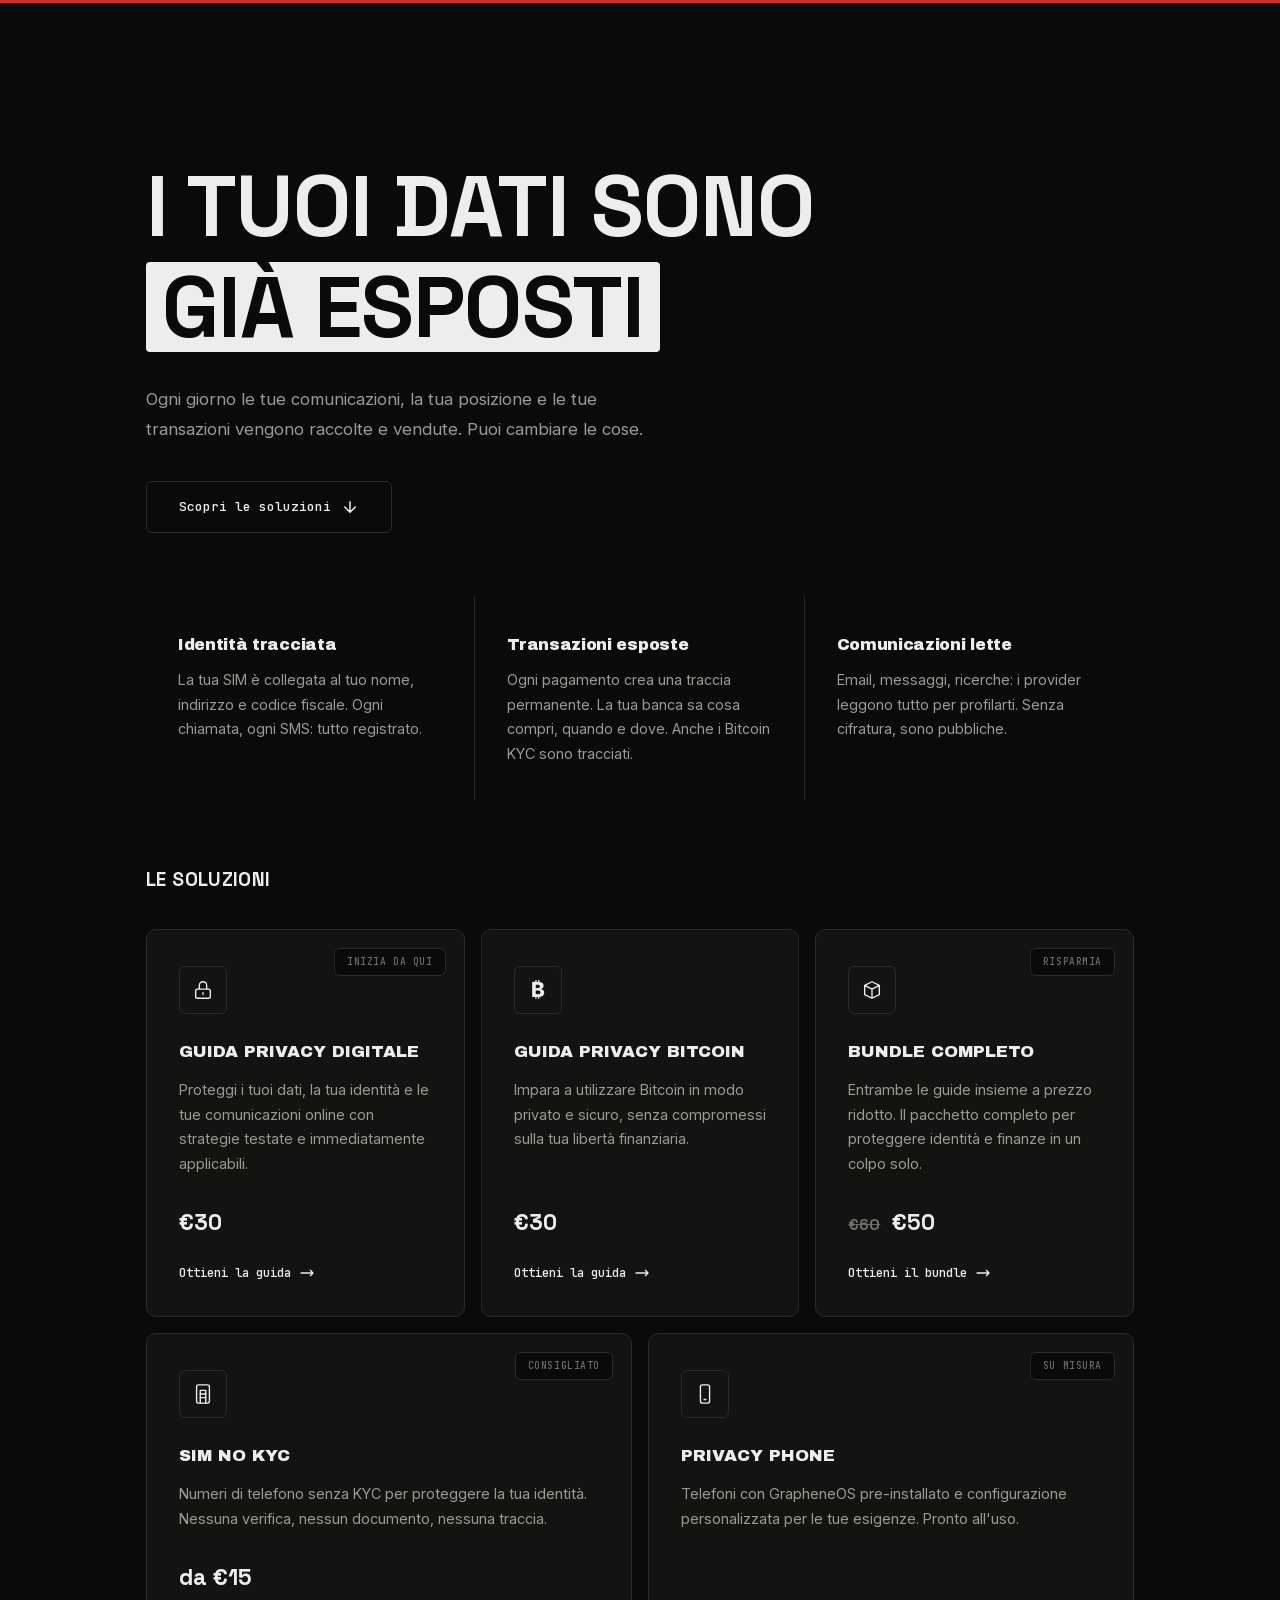
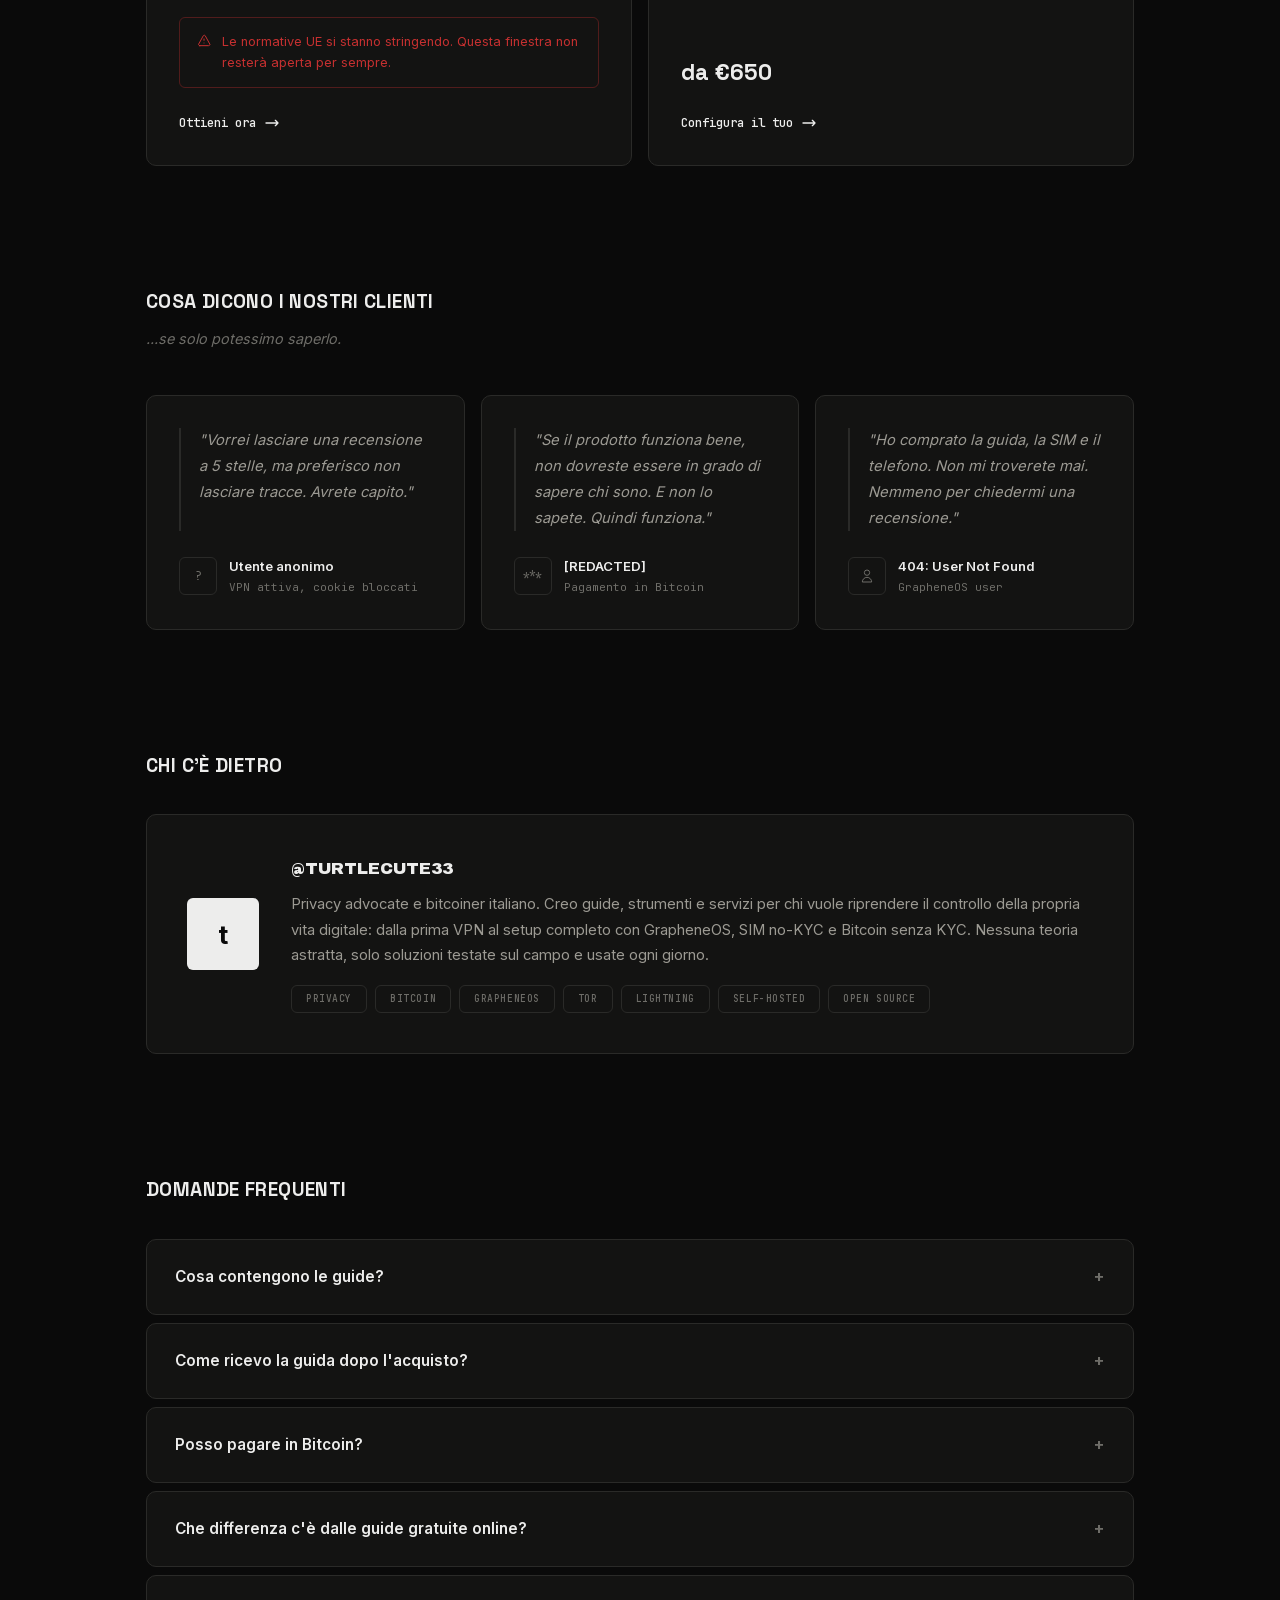
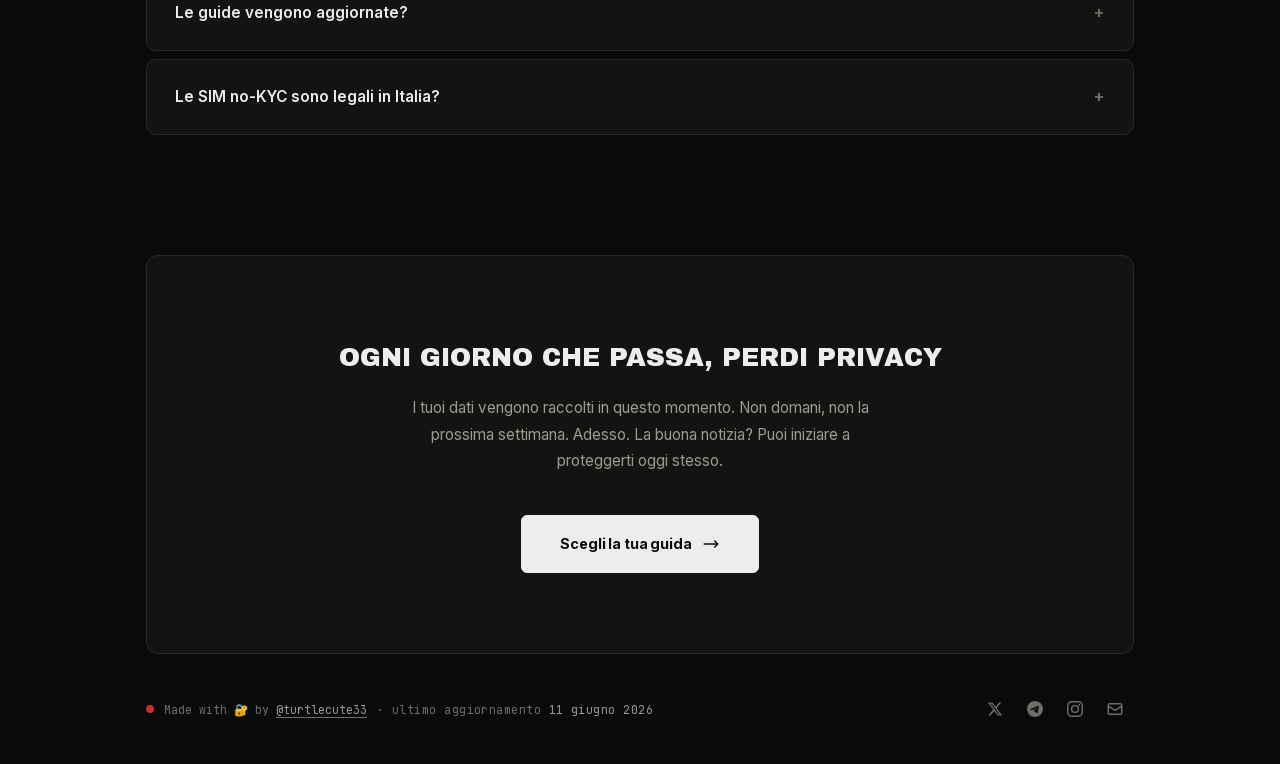
<file: index.html>
<!DOCTYPE html>
<html lang="it">
<head>
    <meta charset="UTF-8">
    <meta name="viewport" content="width=device-width, initial-scale=1.0">

    <!-- Security: defense in depth -->
    <meta http-equiv="Content-Security-Policy" content="default-src 'self'; script-src 'self' 'unsafe-inline' https://s.priorato.org; style-src 'self' 'unsafe-inline'; img-src 'self' data: https:; font-src 'self'; connect-src 'self' https://s.priorato.org; form-action 'none'; base-uri 'self'; upgrade-insecure-requests">
    <meta http-equiv="X-Content-Type-Options" content="nosniff">
    <meta name="referrer" content="strict-origin-when-cross-origin">

    <!-- Primary Meta Tags -->
    <title>Guide Privacy | Privacy Digitale & Bitcoin</title>
    <meta name="title" content="Guide Privacy | Privacy Digitale & Bitcoin">
    <meta name="description" content="Guide complete sulla privacy informatica e Bitcoin. Proteggi la tua libertà digitale con manuali pratici, SIM anonime e telefoni con GrapheneOS.">
    <meta name="keywords" content="privacy digitale, guida privacy, bitcoin privacy, grapheneos, sim anonima, no kyc, protezione dati, sicurezza informatica, libertà digitale, anonimato online">
    <meta name="author" content="turtlecute33">
    <meta name="robots" content="index, follow, max-snippet:-1, max-image-preview:large, max-video-preview:-1">
    <meta name="language" content="Italian">
    <meta name="revisit-after" content="7 days">

    <!-- Canonical -->
    <link rel="canonical" href="https://shop.priorato.org/">

    <!-- Favicon -->
    <link rel="icon" type="image/svg+xml" href="favicon.svg">
    <link rel="apple-touch-icon" href="favicon.svg">

    <!-- Open Graph / Facebook -->
    <meta property="og:type" content="website">
    <meta property="og:url" content="https://shop.priorato.org/">
    <meta property="og:site_name" content="Guide Privacy">
    <meta property="og:title" content="Guide Privacy | Privacy Digitale & Bitcoin">
    <meta property="og:description" content="Guide complete sulla privacy informatica e Bitcoin. Proteggi la tua libertà digitale con manuali pratici, SIM anonime e telefoni con GrapheneOS.">
    <meta property="og:image" content="https://shop.priorato.org/og-image.png">
    <meta property="og:image:width" content="1200">
    <meta property="og:image:height" content="630">
    <meta property="og:image:alt" content="Guide Privacy - Proteggi la tua libertà digitale">
    <meta property="og:locale" content="it_IT">

    <!-- Twitter -->
    <meta name="twitter:card" content="summary_large_image">
    <meta name="twitter:url" content="https://shop.priorato.org/">
    <meta name="twitter:title" content="Guide Privacy | Privacy Digitale & Bitcoin">
    <meta name="twitter:description" content="Guide complete sulla privacy informatica e Bitcoin. Proteggi la tua libertà digitale con manuali pratici, SIM anonime e telefoni con GrapheneOS.">
    <meta name="twitter:image" content="https://shop.priorato.org/og-image.png">
    <meta name="twitter:image:alt" content="Guide Privacy - Proteggi la tua libertà digitale">
    <meta name="twitter:creator" content="@turtlecute33">
    <meta name="twitter:site" content="@turtlecute33">

    <!-- Theme Color -->
    <meta name="theme-color" content="#0a0a0a">
    <meta name="msapplication-TileColor" content="#0a0a0a">

    <script defer src="https://s.priorato.org/fonts/loader.js" data-website-id="1655d95f-6a9e-450b-a9b0-e62af3ddee50"></script>

    <!-- Structured Data -->
    <script type="application/ld+json">
    {
        "@context": "https://schema.org",
        "@type": "WebSite",
        "name": "Guide Privacy",
        "url": "https://shop.priorato.org/",
        "description": "Guide complete sulla privacy informatica e Bitcoin. Proteggi la tua libertà digitale.",
        "inLanguage": "it",
        "dateModified": "2026-06-11",
        "author": {
            "@type": "Person",
            "name": "turtlecute33",
            "url": "https://x.com/turtlecute33"
        }
    }
    </script>
    <script type="application/ld+json">
    {
        "@context": "https://schema.org",
        "@type": "OnlineStore",
        "name": "Guide Privacy",
        "url": "https://shop.priorato.org/",
        "logo": "https://shop.priorato.org/favicon.svg",
        "currenciesAccepted": "EUR, BTC",
        "paymentAccepted": "Bitcoin, Lightning Network",
        "sameAs": [
            "https://x.com/turtlecute33",
            "https://t.me/Turtlecute33",
            "https://instagram.com/turtlecute33"
        ]
    }
    </script>
    <!-- Fix 6: Product Schema -->
    <script type="application/ld+json">
    {
        "@context": "https://schema.org",
        "@type": "Product",
        "@id": "https://shop.priorato.org/#guida-privacy-digitale",
        "name": "Guida Privacy Digitale",
        "description": "Manuale pratico per proteggere dati, identità e comunicazioni online. VPN, email cifrate, browser sicuri, Tor, GrapheneOS e molto altro.",
        "category": "Guide / Privacy informatica",
        "inLanguage": "it",
        "brand": {"@type": "Brand", "name": "Guide Privacy"},
        "author": {"@type": "Person", "name": "turtlecute33", "url": "https://x.com/turtlecute33"},
        "offers": {
            "@type": "Offer",
            "price": "30.00",
            "priceCurrency": "EUR",
            "availability": "https://schema.org/InStock",
            "itemCondition": "https://schema.org/NewCondition",
            "priceValidUntil": "2026-12-31",
            "url": "https://btcpay.priorato.org/apps/3dRwJ1tMG2gC8JVnqkc42Qo1L75c/pos",
            "seller": {"@type": "Organization", "name": "Guide Privacy", "url": "https://shop.priorato.org/"}
        }
    }
    </script>
    <script type="application/ld+json">
    {
        "@context": "https://schema.org",
        "@type": "Product",
        "@id": "https://shop.priorato.org/#guida-privacy-bitcoin",
        "name": "Guida Privacy Bitcoin",
        "description": "Manuale pratico per utilizzare Bitcoin in modo privato. UTXO, chain analysis, Lightning, CoinJoin, Wasabi, acquisto no-KYC.",
        "category": "Guide / Bitcoin privacy",
        "inLanguage": "it",
        "brand": {"@type": "Brand", "name": "Guide Privacy"},
        "author": {"@type": "Person", "name": "turtlecute33", "url": "https://x.com/turtlecute33"},
        "offers": {
            "@type": "Offer",
            "price": "30.00",
            "priceCurrency": "EUR",
            "availability": "https://schema.org/InStock",
            "itemCondition": "https://schema.org/NewCondition",
            "priceValidUntil": "2026-12-31",
            "url": "https://btcpay.priorato.org/apps/3Bvri4MD6ZQtJskhX1xv2wSkKeo7/pos",
            "seller": {"@type": "Organization", "name": "Guide Privacy", "url": "https://shop.priorato.org/"}
        }
    }
    </script>
    <script type="application/ld+json">
    {
        "@context": "https://schema.org",
        "@type": "Product",
        "@id": "https://shop.priorato.org/#bundle-completo",
        "name": "Bundle Completo: Privacy Digitale + Bitcoin",
        "description": "Entrambe le guide insieme a prezzo ridotto. Protezione completa per identità digitale e finanze.",
        "category": "Guide / Bundle",
        "inLanguage": "it",
        "isRelatedTo": [
            {"@id": "https://shop.priorato.org/#guida-privacy-digitale"},
            {"@id": "https://shop.priorato.org/#guida-privacy-bitcoin"}
        ],
        "brand": {"@type": "Brand", "name": "Guide Privacy"},
        "author": {"@type": "Person", "name": "turtlecute33", "url": "https://x.com/turtlecute33"},
        "offers": {
            "@type": "Offer",
            "price": "50.00",
            "priceCurrency": "EUR",
            "availability": "https://schema.org/InStock",
            "itemCondition": "https://schema.org/NewCondition",
            "priceValidUntil": "2026-12-31",
            "url": "https://btcpay.priorato.org/apps/31SLePqYkWEPBAoZmfjMBkbPUe9u/pos",
            "seller": {"@type": "Organization", "name": "Guide Privacy", "url": "https://shop.priorato.org/"}
        }
    }
    </script>

    <!-- Fix 5+6: FAQ Schema -->
    <script type="application/ld+json">
    {
        "@context": "https://schema.org",
        "@type": "FAQPage",
        "mainEntity": [
            {
                "@type": "Question",
                "name": "Cosa contengono le guide?",
                "acceptedAnswer": {
                    "@type": "Answer",
                    "text": "La Guida Privacy Digitale copre VPN, email cifrate, browser sicuri, sistemi operativi alternativi (Linux, GrapheneOS), Tor, DNS, password manager, SIM anonime e molto altro. La Guida Privacy Bitcoin copre UTXO, chain analysis, hardware wallet, Sparrow, Lightning Network, CoinJoin, Wasabi, Whirlpool e acquisto no-KYC."
                }
            },
            {
                "@type": "Question",
                "name": "Come ricevo la guida dopo l'acquisto?",
                "acceptedAnswer": {
                    "@type": "Answer",
                    "text": "Ricevi automaticamente un'email con accesso alla versione Web e il download PDF."
                }
            },
            {
                "@type": "Question",
                "name": "Posso pagare in Bitcoin?",
                "acceptedAnswer": {
                    "@type": "Answer",
                    "text": "Sì. Il pagamento avviene tramite BTCPay Server, un processore open source e self-hosted. Accettiamo Bitcoin on-chain e Lightning."
                }
            },
            {
                "@type": "Question",
                "name": "Che differenza c'è dalle guide gratuite online?",
                "acceptedAnswer": {
                    "@type": "Answer",
                    "text": "Queste guide sono manuali completi, strutturati e aggiornati, non raccolte di articoli sparsi. Ogni strumento è spiegato passo dopo passo, testato personalmente, e organizzato in un percorso progressivo."
                }
            },
            {
                "@type": "Question",
                "name": "Le guide vengono aggiornate?",
                "acceptedAnswer": {
                    "@type": "Answer",
                    "text": "Sì. Quando cambiano strumenti, software o normative, le guide vengono aggiornate. Chi ha acquistato riceve accesso agli aggiornamenti."
                }
            },
            {
                "@type": "Question",
                "name": "Le SIM no-KYC sono legali in Italia?",
                "acceptedAnswer": {
                    "@type": "Answer",
                    "text": "L'acquisto e l'uso di una SIM no-KYC straniera è legale in Italia. La normativa italiana impone l'identificazione a chi vende SIM nazionali, ma non vieta di utilizzare numeri esteri o servizi di privacy. Verifica sempre la giurisdizione di emissione e i suoi obblighi di conservazione dati prima di sceglierla."
                }
            }
        ]
    }
    </script>

    <!-- ItemList: catalogo prodotti -->
    <script type="application/ld+json">
    {
        "@context": "https://schema.org",
        "@type": "ItemList",
        "name": "Catalogo Guide Privacy",
        "description": "Guide, SIM no-KYC e telefoni con GrapheneOS per la privacy digitale.",
        "itemListOrder": "https://schema.org/ItemListOrderAscending",
        "numberOfItems": 5,
        "itemListElement": [
            {
                "@type": "ListItem",
                "position": 1,
                "item": {"@id": "https://shop.priorato.org/#guida-privacy-digitale"}
            },
            {
                "@type": "ListItem",
                "position": 2,
                "item": {"@id": "https://shop.priorato.org/#guida-privacy-bitcoin"}
            },
            {
                "@type": "ListItem",
                "position": 3,
                "item": {"@id": "https://shop.priorato.org/#bundle-completo"}
            },
            {
                "@type": "ListItem",
                "position": 4,
                "item": {
                    "@type": "Product",
                    "name": "SIM no-KYC",
                    "description": "Numeri di telefono senza verifica identità.",
                    "category": "Telefonia / Privacy",
                    "offers": {
                        "@type": "Offer",
                        "price": "15.00",
                        "priceCurrency": "EUR",
                        "availability": "https://schema.org/InStock",
                        "url": "https://btcpay.priorato.org/apps/izLGZUoq5EeUmsVUyvJ6Motmbmp/pos"
                    }
                }
            },
            {
                "@type": "ListItem",
                "position": 5,
                "item": {
                    "@type": "Product",
                    "name": "Privacy Phone (GrapheneOS)",
                    "description": "Pixel con GrapheneOS pre-installato e configurato.",
                    "category": "Hardware / Privacy",
                    "offers": {
                        "@type": "Offer",
                        "price": "650.00",
                        "priceCurrency": "EUR",
                        "availability": "https://schema.org/InStock",
                        "url": "https://shop.priorato.org/privacy-phone"
                    }
                }
            }
        ]
    }
    </script>

    <!-- Person schema -->
    <script type="application/ld+json">
    {
        "@context": "https://schema.org",
        "@type": "Person",
        "@id": "https://shop.priorato.org/#turtlecute33",
        "name": "turtlecute33",
        "alternateName": "@turtlecute33",
        "description": "Privacy advocate e bitcoiner italiano. Autore di guide pratiche su privacy digitale, Bitcoin no-KYC e GrapheneOS.",
        "url": "https://shop.priorato.org/",
        "image": "https://shop.priorato.org/og-image.png",
        "knowsAbout": [
            "Privacy digitale",
            "Bitcoin",
            "GrapheneOS",
            "Tor",
            "VPN",
            "Email cifrate",
            "CoinJoin",
            "Lightning Network",
            "Hardware wallet",
            "Threat modeling"
        ],
        "sameAs": [
            "https://x.com/turtlecute33",
            "https://t.me/Turtlecute33",
            "https://instagram.com/turtlecute33"
        ]
    }
    </script>

    <!-- Self-hosted fonts (privacy: no requests to Google) -->
    <link rel="preload" href="fonts/inter-latin-UcC73FwrK3.woff2" as="font" type="font/woff2" crossorigin>
    <link rel="preload" href="fonts/space-grotesk-latin-V8mQoQDjQS.woff2" as="font" type="font/woff2" crossorigin>
    <link rel="stylesheet" href="fonts/fonts.css">

    <style>
        *,*::before,*::after{margin:0;padding:0;box-sizing:border-box}
        html{scroll-behavior:smooth}

        /* A11y: skip link */
        .skip{
            position:absolute;top:-40px;left:0;
            background:#c53030;color:#fff;
            padding:10px 18px;z-index:100;
            text-decoration:none;
            font-family:'JetBrains Mono',ui-monospace,monospace;
            font-size:.78rem;font-weight:500;
            letter-spacing:.05em;
            transition:top .2s ease;
        }
        .skip:focus{top:0;outline:none}

        /* A11y: focus-visible */
        a:focus-visible,
        button:focus-visible,
        summary:focus-visible{
            outline:2px solid #c53030;
            outline-offset:3px;
            border-radius:6px;
        }
        details summary:focus-visible{outline-offset:-2px}

        /* A11y: reduced motion */
        @media (prefers-reduced-motion: reduce){
            *,*::before,*::after{
                animation-duration:.01ms !important;
                animation-iteration-count:1 !important;
                transition-duration:.01ms !important;
                scroll-behavior:auto !important;
            }
        }

        :root{
            --bg:#0a0a0a;
            --fg:#ededec;
            --border:#2a2a28;
            --accent:#c53030;
            --muted:#9c9a93;
            --muted2:#6e6d68;
            --card:#131312;
            --r:10px;
            --r-sm:6px;
            --ease:cubic-bezier(.25,.46,.45,.94);
            --brutal:'Archivo Black',system-ui,sans-serif;
            --display:'Playfair Display',Georgia,serif;
        }

        body{
            font-family:'Inter',system-ui,-apple-system,sans-serif;
            background:var(--bg);
            color:var(--fg);
            line-height:1.7;
            font-size:15px;
            -webkit-font-smoothing:antialiased;
            -moz-osx-font-smoothing:grayscale;
        }

        /* top accent bar */
        body::before{
            content:'';display:block;
            height:3px;
            background:var(--accent);
        }

        /* ═══ LAYOUT ═══ */
        .w{max-width:1060px;margin:0 auto;padding:0 36px}

        /* ═══ HERO ═══ */
        .hero{
            padding:160px 0 64px;
        }
        .hero h1{
            font-family:'Space Grotesk',system-ui,sans-serif;
            font-size:clamp(2.8rem,7.5vw,5.4rem);
            font-weight:700;
            line-height:1;
            letter-spacing:-0.01em;
            margin-bottom:32px;
            max-width:820px;
            text-transform:uppercase;
        }
        .hero h1 .hl{
            background:var(--fg);
            color:var(--bg);
            padding:0.02em 0.18em;
            border-radius:4px;
            display:inline-block;
            margin-top:0.15em;
        }

        .hero-p{
            font-size:1.05rem;
            color:var(--muted);
            max-width:500px;
            line-height:1.8;
            font-weight:400;
        }

        /* entrance */
        .hero h1,.hero-p{
            animation:enter .6s var(--ease) both;
        }
        .hero h1{animation-delay:.05s}
        .hero-p{animation-delay:.18s}
        .hero-cta{animation-delay:.3s}

        /* Fix 3: Hero CTA */
        .hero-cta{
            display:inline-flex;align-items:center;gap:10px;
            margin-top:36px;
            padding:14px 32px;
            border:1px solid var(--border);
            border-radius:var(--r-sm);
            color:var(--fg);
            font-family:'JetBrains Mono',ui-monospace,monospace;
            font-size:.82rem;font-weight:500;
            text-decoration:none;
            transition:border-color .3s var(--ease),background .3s var(--ease),transform .3s var(--ease);
            animation:enter .6s var(--ease) both;
        }
        .hero-cta:hover{
            border-color:#484846;
            background:rgba(255,255,255,.04);
            transform:translateY(-2px);
        }
        .hero-cta svg{transition:transform .3s var(--ease)}
        .hero-cta:hover svg{transform:translateY(3px)}

        /* Footer freshness */
        .foot-updated{
            font-family:'JetBrains Mono',ui-monospace,monospace;
            font-size:.68rem;
            color:var(--muted2);
            letter-spacing:.04em;
        }
        .foot-updated time{color:var(--muted)}

        @keyframes enter{
            from{opacity:0;transform:translateY(22px)}
            to{opacity:1;transform:none}
        }

        /* ═══ THREATS ═══ */
        .threats{
            padding:0;
        }
        .threat-strip{
            display:grid;
            grid-template-columns:repeat(3,1fr);
        }
        .threat-pill{
            padding:34px 32px;
            border-right:1px solid var(--border);
            transition:background .25s var(--ease);
        }
        .threat-pill:last-child{border-right:none}
        .threat-pill:hover{background:rgba(255,255,255,.015)}

        .tp-label{
            font-family:'JetBrains Mono',ui-monospace,monospace;
            font-size:.65rem;
            font-weight:500;
            text-transform:uppercase;
            letter-spacing:.12em;
            color:var(--muted2);
            margin-bottom:18px;
            display:block;
        }
        .threat-pill h4,
        .threat-pill .threat-title{
            font-family:var(--brutal);
            font-size:1rem;
            font-weight:400;
            letter-spacing:-.02em;
            margin-bottom:10px;
        }
        .threat-pill p{
            font-size:.9rem;
            color:var(--muted);
            line-height:1.7;
        }

        /* ═══ SECTION LABEL ═══ */
        .label{margin-bottom:48px}
        .label span{
            font-family:'JetBrains Mono',ui-monospace,monospace;
            font-size:.65rem;
            font-weight:500;
            text-transform:uppercase;
            letter-spacing:.16em;
            color:var(--muted2);
            border-bottom:1px solid var(--muted2);
            padding-bottom:5px;
        }

        /* ═══ PRODUCTS ═══ */
        .products{
            padding:64px 0 0;
        }
        .grid{
            display:grid;
            grid-template-columns:repeat(3,1fr);
            gap:16px;
        }

        .card{
            background:var(--card);
            border:1px solid var(--border);
            border-radius:var(--r);
            padding:36px 32px 32px;
            text-decoration:none;
            color:inherit;
            display:flex;flex-direction:column;
            position:relative;
            transition:border-color .3s var(--ease),box-shadow .3s var(--ease),transform .3s var(--ease);
        }
        .card:hover{
            border-color:#484846;
            box-shadow:0 8px 24px rgba(0,0,0,.35),0 0 0 1px rgba(255,255,255,.04);
            transform:translateY(-4px);
        }

        /* pills */
        .card .pill{
            position:absolute;top:18px;right:18px;
            font-family:'JetBrains Mono',ui-monospace,monospace;
            font-size:.6rem;font-weight:500;
            text-transform:uppercase;letter-spacing:.06em;
            padding:5px 12px;
            border:1px solid var(--border);
            border-radius:var(--r-sm);
            color:var(--muted2);
            background:var(--bg);
        }

        .card-ico{
            width:48px;height:48px;
            border:1px solid var(--border);
            border-radius:var(--r-sm);
            display:flex;align-items:center;justify-content:center;
            margin-bottom:24px;
            transition:border-color .3s var(--ease);
        }
        .card:hover .card-ico{border-color:#484846}
        .card-ico svg{
            width:22px;height:22px;
            stroke:var(--fg);stroke-width:1.5;
            stroke-linecap:round;stroke-linejoin:round;
            fill:none;
        }

        .card h3{
            font-family:var(--brutal);
            font-size:1.05rem;font-weight:400;
            text-transform:uppercase;
            letter-spacing:0;margin-bottom:12px;
        }
        .card .desc{
            font-size:.9rem;color:var(--muted);
            line-height:1.7;flex-grow:1;margin-bottom:28px;
        }

        .card .urgency-note{
            display:flex;align-items:flex-start;gap:10px;
            font-size:.8rem;color:var(--accent);
            border:1px solid rgba(197,48,48,.35);
            border-radius:var(--r-sm);
            padding:14px 16px;margin-bottom:24px;
            line-height:1.6;
        }
        .urgency-note svg{
            width:16px;height:16px;flex-shrink:0;
            stroke:var(--accent);fill:none;stroke-width:1.5;
            margin-top:1px;
        }

        /* Fix 1+2: Prices on cards */
        .card-price{
            display:block;
            font-family:'Space Grotesk',system-ui,sans-serif;
            font-size:1.4rem;
            font-weight:700;
            color:var(--fg);
            margin-bottom:20px;
        }
        .card-price .price-old{
            color:var(--muted2);
            font-size:1rem;
            font-weight:400;
            text-decoration:line-through;
            margin-right:6px;
        }

        .card .go{
            display:inline-flex;align-items:center;gap:8px;
            font-family:'JetBrains Mono',ui-monospace,monospace;
            font-size:.78rem;font-weight:500;
            color:var(--fg);
            transition:gap .3s var(--ease);
        }
        .card:hover .go{gap:14px}
        .go svg{
            width:16px;height:16px;stroke:currentColor;
            fill:none;stroke-width:2;
            stroke-linecap:round;stroke-linejoin:round;
            transition:transform .3s var(--ease);
        }
        .card:hover .go svg{transform:translateX(2px)}

        .grid-bottom{
            grid-column:1/-1;
            display:grid;
            grid-template-columns:1fr 1fr;
            gap:16px;
        }

        /* ═══ TESTIMONIALS ═══ */
        .proof{
            padding:120px 0 0;
        }
        .proof-head{margin-bottom:44px}
        .proof-head.compact{margin-bottom:32px}
        .proof-head h3,
        .proof-head .section-title{
            font-family:'Space Grotesk',system-ui,sans-serif;
            font-size:1.2rem;font-weight:700;
            text-transform:uppercase;
            letter-spacing:.02em;margin-bottom:8px;
        }
        .proof-head p{
            font-size:.9rem;color:var(--muted2);
            font-style:italic;
        }

        .quotes{
            display:grid;
            grid-template-columns:repeat(3,1fr);
            gap:16px;
        }
        .quote{
            background:var(--card);
            border:1px solid var(--border);
            border-radius:var(--r);
            padding:32px;
            display:flex;
            flex-direction:column;
            transition:border-color .3s var(--ease),box-shadow .3s var(--ease),transform .3s var(--ease);
        }
        .quote:hover{
            border-color:#484846;
            box-shadow:0 6px 18px rgba(0,0,0,.3);
            transform:translateY(-3px);
        }

        .quote blockquote{
            font-size:.92rem;color:var(--muted);
            font-style:italic;line-height:1.75;
            margin-bottom:24px;
            padding-left:18px;
            border-left:2px solid var(--border);
            flex-grow:1;
            transition:border-color .3s var(--ease);
        }
        .quote:hover blockquote{border-left-color:#555}
        .q-who{
            display:flex;align-items:center;gap:12px;
        }
        .q-av{
            width:38px;height:38px;
            border:1px solid var(--border);
            border-radius:var(--r-sm);
            display:flex;align-items:center;justify-content:center;
            font-family:'JetBrains Mono',ui-monospace,monospace;
            font-size:.72rem;color:var(--muted2);flex-shrink:0;
        }
        .q-av svg{
            width:16px;height:16px;
            stroke:var(--muted2);fill:none;stroke-width:1.5;
        }
        .q-name{font-size:.82rem;font-weight:600}
        .q-role{
            font-size:.7rem;color:var(--muted2);
            font-family:'JetBrains Mono',ui-monospace,monospace;
        }

        /* ═══ AUTHOR ═══ */
        .about{
            padding:120px 0 0;
        }
        .about-card{
            display:flex;align-items:center;gap:32px;
            background:var(--card);
            border:1px solid var(--border);
            border-radius:var(--r);
            padding:40px;
            transition:border-color .3s var(--ease);
        }
        .about-card:hover{border-color:#484846}
        .ab-avatar{
            width:72px;height:72px;flex-shrink:0;
            background:var(--fg);color:var(--bg);
            border-radius:var(--r-sm);
            display:flex;align-items:center;justify-content:center;
            font-size:1.6rem;font-weight:700;
        }
        .ab-body h3{
            font-family:var(--brutal);
            font-size:1.05rem;font-weight:400;
            text-transform:uppercase;
            letter-spacing:-.01em;margin-bottom:8px;
        }
        .ab-body>p{
            font-size:.92rem;color:var(--muted);
            line-height:1.75;margin-bottom:16px;
        }
        .ab-tags{display:flex;gap:8px;flex-wrap:wrap}
        .ab-tags span{
            font-family:'JetBrains Mono',ui-monospace,monospace;
            font-size:.6rem;font-weight:500;
            text-transform:uppercase;letter-spacing:.06em;
            padding:5px 14px;
            border:1px solid var(--border);
            border-radius:var(--r-sm);
            color:var(--muted2);
            transition:border-color .25s var(--ease),color .25s var(--ease);
        }
        .ab-tags span:hover{border-color:#555;color:var(--fg)}

        /* ═══ FAQ ═══ */
        .faq{padding:120px 0 0}
        .faq-list{display:flex;flex-direction:column;gap:8px}
        .faq-item{
            background:var(--card);
            border:1px solid var(--border);
            border-radius:var(--r);
            transition:border-color .3s var(--ease);
        }
        .faq-item:hover{border-color:#484846}
        .faq-item summary{
            padding:22px 28px;
            font-size:.95rem;
            font-weight:600;
            cursor:pointer;
            list-style:none;
            display:flex;
            align-items:center;
            justify-content:space-between;
        }
        .faq-item summary::-webkit-details-marker{display:none}
        .faq-item summary::after{
            content:'+';
            font-family:'JetBrains Mono',ui-monospace,monospace;
            font-size:1.1rem;
            color:var(--muted2);
            transition:transform .3s var(--ease);
        }
        .faq-item[open] summary::after{
            content:'−';
        }
        .faq-item p{
            padding:0 28px 20px;
            font-size:.9rem;
            color:var(--muted);
            line-height:1.75;
        }
        .faq-item p:first-of-type{padding-top:0}

        /* ═══ CTA ═══ */
        .cta{padding:120px 0 24px}
        .cta-box{
            text-align:center;
            border:1px solid var(--border);
            border-radius:12px;
            background:var(--card);
            padding:80px 40px;
        }
        .cta-box h3,
        .cta-box h2{
            font-family:var(--brutal);
            font-size:1.6rem;font-weight:400;
            text-transform:uppercase;
            letter-spacing:0;margin-bottom:16px;
        }
        .cta-box>p{
            font-size:.95rem;color:var(--muted);
            max-width:480px;margin:0 auto 40px;
            line-height:1.75;
        }
        .cta-btn{
            display:inline-flex;align-items:center;gap:10px;
            padding:16px 38px;
            background:var(--fg);color:var(--bg);
            border-radius:var(--r-sm);
            font-family:'Inter',system-ui,sans-serif;
            font-size:.9rem;font-weight:700;
            text-decoration:none;letter-spacing:-.01em;
            border:1px solid var(--fg);
            transition:transform .3s var(--ease),box-shadow .3s var(--ease),opacity .3s var(--ease);
        }
        .cta-btn:hover{
            transform:translateY(-2px);
            box-shadow:0 6px 20px rgba(237,237,236,.12);
        }
        .cta-btn:active{transform:translateY(0);box-shadow:none}
        .cta-btn svg{
            width:18px;height:18px;stroke:currentColor;
            fill:none;stroke-width:2;
            stroke-linecap:round;stroke-linejoin:round;
            transition:transform .3s var(--ease);
        }
        .cta-btn:hover svg{transform:translateX(3px)}

        /* ═══ FOOTER ═══ */
        footer{padding:0 0 24px}
        .foot-inner{
            display:flex;align-items:center;
            justify-content:space-between;
            padding:12px 0;
        }
        .foot-brand{
            display:flex;align-items:center;gap:10px;
            text-decoration:none;color:inherit;
        }
        .foot-dot{
            width:8px;height:8px;
            border-radius:50%;
            background:var(--accent);
        }
        .foot-brand span{
            font-family:'JetBrains Mono',ui-monospace,monospace;
            font-size:.72rem;color:var(--muted2);
        }
        .foot-brand span a{
            color:var(--muted);text-decoration:none;
            border-bottom:1px solid var(--muted2);
            transition:color .25s var(--ease),border-color .25s var(--ease);
        }
        .foot-brand span a:hover{color:var(--fg);border-bottom-color:transparent}

        .foot-socials{display:flex;gap:2px}
        .foot-socials a{
            width:38px;height:38px;
            border-radius:var(--r-sm);
            display:flex;align-items:center;justify-content:center;
            color:var(--muted2);text-decoration:none;
            transition:color .25s var(--ease),background .25s var(--ease);
        }
        .foot-socials a:hover{color:var(--fg);background:rgba(255,255,255,.05)}
        .foot-socials svg{width:16px;height:16px}
        /* mail icon is stroke-based: compensate optical size vs filled icons */
        .foot-socials a[href^="mailto"] svg{width:18px;height:18px}

        /* ═══ SCROLL REVEAL ═══ */
        .sr{
            opacity:0;
            transform:translateY(16px);
            transition:opacity .55s var(--ease),transform .55s var(--ease);
        }
        .sr.v{opacity:1;transform:none}

        .sr-stagger>*{
            opacity:0;
            transform:translateY(12px);
            transition:opacity .45s var(--ease),transform .45s var(--ease);
        }
        .sr-stagger.v>*:nth-child(1){opacity:1;transform:none;transition-delay:.05s}
        .sr-stagger.v>*:nth-child(2){opacity:1;transform:none;transition-delay:.1s}
        .sr-stagger.v>*:nth-child(3){opacity:1;transform:none;transition-delay:.16s}
        .sr-stagger.v>*:nth-child(4){opacity:1;transform:none;transition-delay:.22s}
        .sr-stagger.v>*:nth-child(5){opacity:1;transform:none;transition-delay:.28s}

        /* ═══ RESPONSIVE ═══ */
        @media(max-width:768px){
            .w{padding:0 24px}
            .hero{padding:110px 0 48px}
            .hero h1{font-size:clamp(2.2rem,9vw,3.2rem)}
            .products{padding:48px 0 0}
            .proof,.about,.faq{padding:88px 0 0}
            .cta{padding:88px 0 24px}
            .threat-strip{grid-template-columns:1fr}
            .threat-pill{
                border-right:none;
                border-bottom:1px solid var(--border);
                padding:32px 0;
            }
            .threat-pill:last-child{border-bottom:none}
            .grid{grid-template-columns:1fr}
            .grid-bottom{grid-template-columns:1fr}
            .quotes{grid-template-columns:1fr}
            .about-card{flex-direction:column;text-align:center}
            .ab-tags{justify-content:center}
            .cta-box{padding:56px 28px}
            .foot-inner{
                flex-direction:column;gap:16px;
                text-align:center;
            }
        }
    </style>
</head>
<body>

<a href="#soluzioni" class="skip">Vai al contenuto</a>

<main class="w">

    <!-- HERO -->
    <section class="hero">
        <h1>I tuoi dati sono <span class="hl">già esposti</span></h1>
        <p class="hero-p">Ogni giorno le tue comunicazioni, la tua posizione e le tue transazioni vengono raccolte e vendute. Puoi cambiare le cose.</p>
        <!-- Fix 3: Hero CTA -->
        <a href="#soluzioni" class="hero-cta" data-umami-event="CTA inizio pagina (scopri le soluzioni)">Scopri le soluzioni <svg viewBox="0 0 24 24" width="18" height="18" stroke="currentColor" fill="none" stroke-width="2" stroke-linecap="round" stroke-linejoin="round"><path d="M12 5v14m-7-7l7 7 7-7"/></svg></a>
    </section>

    <!-- THREATS -->
    <section class="threats sr">
        <div class="threat-strip">
            <div class="threat-pill">
                <h3 class="threat-title">Identità tracciata</h3>
                <p>La tua SIM è collegata al tuo nome, indirizzo e codice fiscale. Ogni chiamata, ogni SMS: tutto registrato.</p>
            </div>
            <div class="threat-pill">
                <h3 class="threat-title">Transazioni esposte</h3>
                <p>Ogni pagamento crea una traccia permanente. La tua banca sa cosa compri, quando e dove. Anche i Bitcoin KYC sono tracciati.</p>
            </div>
            <div class="threat-pill">
                <h3 class="threat-title">Comunicazioni lette</h3>
                <p>Email, messaggi, ricerche: i provider leggono tutto per profilarti. Senza cifratura, sono pubbliche.</p>
            </div>
        </div>
    </section>

    <!-- PRODUCTS -->
    <section class="products">
        <div class="proof-head compact sr"><h2 class="section-title">Le soluzioni</h2></div>
        <div class="grid sr-stagger" id="soluzioni">
            <!-- Guida Privacy -->
            <a data-umami-event="Checkout Guida Privacy" href="https://btcpay.priorato.org/apps/3dRwJ1tMG2gC8JVnqkc42Qo1L75c/pos" class="card">
                <span class="pill">Inizia da qui</span>
                <div class="card-ico">
                    <svg viewBox="0 0 24 24"><path d="M12 15v2m-6 4h12a2 2 0 002-2v-6a2 2 0 00-2-2H6a2 2 0 00-2 2v6a2 2 0 002 2zm10-10V7a4 4 0 00-8 0v4h8z"/></svg>
                </div>
                <h3>Guida Privacy Digitale</h3>
                <p class="desc">Proteggi i tuoi dati, la tua identità e le tue comunicazioni online con strategie testate e immediatamente applicabili.</p>
                <span class="card-price">€30</span>
                <span class="go">Ottieni la guida <svg viewBox="0 0 24 24"><path d="M17 8l4 4m0 0l-4 4m4-4H3"/></svg></span>
            </a>

            <!-- Guida Bitcoin -->
            <a data-umami-event="Checkout Guida Bitcoin" href="https://btcpay.priorato.org/apps/3Bvri4MD6ZQtJskhX1xv2wSkKeo7/pos" class="card">
                <div class="card-ico">
                    <span style="font-size:1.3rem;font-weight:800;color:var(--fg)">&#x20BF;</span>
                </div>
                <h3>Guida Privacy Bitcoin</h3>
                <p class="desc">Impara a utilizzare Bitcoin in modo privato e sicuro, senza compromessi sulla tua libertà finanziaria.</p>
                <span class="card-price">€30</span>
                <span class="go">Ottieni la guida <svg viewBox="0 0 24 24"><path d="M17 8l4 4m0 0l-4 4m4-4H3"/></svg></span>
            </a>

            <!-- Bundle -->
            <a data-umami-event="Checkout Bundle" href="https://btcpay.priorato.org/apps/31SLePqYkWEPBAoZmfjMBkbPUe9u/pos" class="card">
                <span class="pill">Risparmia</span>
                <div class="card-ico">
                    <svg viewBox="0 0 24 24"><path d="M20 7l-8-4-8 4m16 0l-8 4m8-4v10l-8 4m0-10L4 7m8 4v10M4 7v10l8 4"/></svg>
                </div>
                <h3>Bundle Completo</h3>
                <p class="desc">Entrambe le guide insieme a prezzo ridotto. Il pacchetto completo per proteggere identità e finanze in un colpo solo.</p>
                <span class="card-price"><s class="price-old">€60</s> €50</span>
                <span class="go">Ottieni il bundle <svg viewBox="0 0 24 24"><path d="M17 8l4 4m0 0l-4 4m4-4H3"/></svg></span>
            </a>

            <!-- Bottom: SIM + Phone -->
            <div class="grid-bottom">
                <a data-umami-event="Checkout SIM" href="https://btcpay.priorato.org/apps/izLGZUoq5EeUmsVUyvJ6Motmbmp/pos" class="card">
                    <span class="pill">Consigliato</span>
                    <div class="card-ico">
                        <svg viewBox="0 0 24 24"><rect x="5" y="2" width="14" height="20" rx="2"/><path d="M9 22V8h6v14"/><path d="M9 12h6"/><path d="M9 16h6"/></svg>
                    </div>
                    <h3>SIM no KYC</h3>
                    <p class="desc">Numeri di telefono senza KYC per proteggere la tua identità. Nessuna verifica, nessun documento, nessuna traccia.</p>
                    <span class="card-price">da €15</span>
                    <div class="urgency-note">
                        <svg viewBox="0 0 24 24" stroke-linecap="round" stroke-linejoin="round"><path d="M12 9v2m0 4h.01m-6.938 4h13.856c1.54 0 2.502-1.667 1.732-2.5L13.732 4c-.77-.833-1.964-.833-2.732 0L4.082 16.5c-.77.833.192 2.5 1.732 2.5z"/></svg>
                        Le normative UE si stanno stringendo. Questa finestra non resterà aperta per sempre.
                    </div>
                    <span class="go">Ottieni ora <svg viewBox="0 0 24 24"><path d="M17 8l4 4m0 0l-4 4m4-4H3"/></svg></span>
                </a>

                <a data-umami-event="Apri pagina telefono" href="/privacy-phone" class="card">
                    <span class="pill">Su misura</span>
                    <div class="card-ico">
                        <svg viewBox="0 0 24 24"><rect x="7" y="2" width="10" height="20" rx="2"/><path d="M11 18h2"/></svg>
                    </div>
                    <h3>Privacy Phone</h3>
                    <p class="desc">Telefoni con GrapheneOS pre-installato e configurazione personalizzata per le tue esigenze. Pronto all'uso.</p>
                    <span class="card-price">da €650</span>
                    <span class="go">Configura il tuo <svg viewBox="0 0 24 24"><path d="M17 8l4 4m0 0l-4 4m4-4H3"/></svg></span>
                </a>
            </div>
        </div>
    </section>

    <!-- TESTIMONIALS -->
    <section class="proof">
        <div class="proof-head sr">
            <h2 class="section-title">Cosa dicono i nostri clienti</h2>
            <p>...se solo potessimo saperlo.</p>
        </div>
        <div class="quotes sr-stagger" id="qs">
            <div class="quote">
                <blockquote>"Vorrei lasciare una recensione a 5 stelle, ma preferisco non lasciare tracce. Avrete capito."</blockquote>
                <div class="q-who">
                    <div class="q-av">?</div>
                    <div><div class="q-name">Utente anonimo</div><div class="q-role">VPN attiva, cookie bloccati</div></div>
                </div>
            </div>
            <div class="quote">
                <blockquote>"Se il prodotto funziona bene, non dovreste essere in grado di sapere chi sono. E non lo sapete. Quindi funziona."</blockquote>
                <div class="q-who">
                    <div class="q-av">***</div>
                    <div><div class="q-name">[REDACTED]</div><div class="q-role">Pagamento in Bitcoin</div></div>
                </div>
            </div>
            <div class="quote">
                <blockquote>"Ho comprato la guida, la SIM e il telefono. Non mi troverete mai. Nemmeno per chiedermi una recensione."</blockquote>
                <div class="q-who">
                    <div class="q-av"><svg viewBox="0 0 24 24"><path d="M16 7a4 4 0 11-8 0 4 4 0 018 0zM12 14a7 7 0 00-7 7h14a7 7 0 00-7-7z"/></svg></div>
                    <div><div class="q-name">404: User Not Found</div><div class="q-role">GrapheneOS user</div></div>
                </div>
            </div>
        </div>
    </section>

    <!-- AUTHOR -->
    <section class="about">
        <div class="proof-head compact sr"><h2 class="section-title">Chi c'è dietro</h2></div>
        <div class="about-card sr">
            <div class="ab-avatar">t</div>
            <div class="ab-body">
                <h3>@turtlecute33</h3>
                <p>Privacy advocate e bitcoiner italiano. Creo guide, strumenti e servizi per chi vuole riprendere il controllo della propria vita digitale: dalla prima VPN al setup completo con GrapheneOS, SIM no-KYC e Bitcoin senza KYC. Nessuna teoria astratta, solo soluzioni testate sul campo e usate ogni giorno.</p>
                <div class="ab-tags">
                    <span>Privacy</span>
                    <span>Bitcoin</span>
                    <span>GrapheneOS</span>
                    <span>Tor</span>
                    <span>Lightning</span>
                    <span>Self-hosted</span>
                    <span>Open Source</span>
                </div>
            </div>
        </div>
    </section>

    <!-- FAQ -->
    <section class="faq">
        <div class="proof-head compact sr"><h2 class="section-title">Domande frequenti</h2></div>
        <div class="faq-list sr">
            <details class="faq-item">
                <summary>Cosa contengono le guide?</summary>
                <p>La <strong>Guida Privacy Digitale</strong> copre VPN, email cifrate, browser sicuri, sistemi operativi alternativi (Linux, GrapheneOS), Tor, DNS, password manager, SIM anonime e molto altro. Ogni sezione ha un indicatore di difficoltà (⭐ facile → ⭐⭐⭐ difficile).</p>
                <p>La <strong>Guida Privacy Bitcoin</strong> copre il funzionamento di UTXO e transazioni, chain analysis, hardware wallet, Sparrow, Lightning Network, CoinJoin, Wasabi, Whirlpool e acquisto no-KYC.</p>
            </details>
            <details class="faq-item">
                <summary>Come ricevo la guida dopo l'acquisto?</summary>
                <p>Ricevi automaticamente un'email con accesso alla versione Web e il download PDF. Controlla la cartella spam se non la trovi entro pochi minuti.</p>
            </details>
            <details class="faq-item">
                <summary>Posso pagare in Bitcoin?</summary>
                <p>Sì. Il pagamento avviene tramite BTCPay Server, un processore open source e self-hosted. Accettiamo Bitcoin on-chain e Lightning.</p>
            </details>
            <details class="faq-item">
                <summary>Che differenza c'è dalle guide gratuite online?</summary>
                <p>Queste guide sono manuali completi, strutturati e aggiornati, non raccolte di articoli sparsi. Ogni strumento è spiegato passo dopo passo, testato personalmente, e organizzato in un percorso progressivo dalla base all'avanzato.</p>
            </details>
            <details class="faq-item">
                <summary>Le guide vengono aggiornate?</summary>
                <p>Sì. Quando cambiano strumenti, software o normative, le guide vengono aggiornate. Chi ha acquistato riceve accesso agli aggiornamenti.</p>
            </details>
            <details class="faq-item">
                <summary>Le SIM no-KYC sono legali in Italia?</summary>
                <p>L'acquisto e l'uso di una SIM no-KYC straniera è legale in Italia. La normativa italiana impone l'identificazione a chi vende SIM <strong>nazionali</strong>, ma non vieta di utilizzare numeri esteri o servizi di privacy. Verifica sempre la giurisdizione di emissione e i suoi obblighi di conservazione dati prima di sceglierla.</p>
            </details>
        </div>
    </section>

    <!-- CTA -->
    <section class="cta">
        <div class="cta-box sr">
            <h2 class="section-title">Ogni giorno che passa, perdi privacy</h2>
            <p>I tuoi dati vengono raccolti in questo momento. Non domani, non la prossima settimana. Adesso. La buona notizia? Puoi iniziare a proteggerti oggi stesso.</p>
            <a href="#soluzioni" class="cta-btn" data-umami-event="CTA fondo pagina (scegli la tua guida)">
                Scegli la tua guida
                <svg viewBox="0 0 24 24"><path d="M17 8l4 4m0 0l-4 4m4-4H3"/></svg>
            </a>
        </div>
    </section>

    <!-- FOOTER -->
    <footer>
        <div class="foot-inner">
            <div class="foot-brand">
                <div class="foot-dot"></div>
                <span>Made with 🔐 by <a href="https://x.com/turtlecute33">@turtlecute33</a></span>
                <span class="foot-updated">· ultimo aggiornamento <time datetime="2026-06-11">11 giugno 2026</time></span>
            </div>
            <div class="foot-socials">
                <a href="https://x.com/turtlecute33" aria-label="Profilo X (Twitter) di turtlecute33" title="X" target="_blank" rel="noopener"><svg viewBox="0 0 24 24" fill="currentColor" aria-hidden="true"><path d="M18.244 2.25h3.308l-7.227 8.26 8.502 11.24H16.17l-5.214-6.817L4.99 21.75H1.68l7.73-8.835L1.254 2.25H8.08l4.713 6.231zm-1.161 17.52h1.833L7.084 4.126H5.117z"/></svg></a>
                <a href="https://t.me/Turtlecute33" data-umami-event="Telegram (footer)" aria-label="Canale Telegram di turtlecute33" title="Telegram" target="_blank" rel="noopener"><svg viewBox="0 0 24 24" fill="currentColor" aria-hidden="true"><path d="M11.944 0A12 12 0 0 0 0 12a12 12 0 0 0 12 12 12 12 0 0 0 12-12A12 12 0 0 0 12 0a12 12 0 0 0-.056 0zm4.962 7.224c.1-.002.321.023.465.14a.506.506 0 0 1 .171.325c.016.093.036.306.02.472-.18 1.898-.962 6.502-1.36 8.627-.168.9-.499 1.201-.82 1.23-.696.065-1.225-.46-1.9-.902-1.056-.693-1.653-1.124-2.678-1.8-1.185-.78-.417-1.21.258-1.91.177-.184 3.247-2.977 3.307-3.23.007-.032.014-.15-.056-.212s-.174-.041-.249-.024c-.106.024-1.793 1.14-5.061 3.345-.48.33-.913.49-1.302.48-.428-.008-1.252-.241-1.865-.44-.752-.245-1.349-.374-1.297-.789.027-.216.325-.437.893-.663 3.498-1.524 5.83-2.529 6.998-3.014 3.332-1.386 4.025-1.627 4.476-1.635z"/></svg></a>
                <a href="https://instagram.com/turtlecute33" aria-label="Profilo Instagram di turtlecute33" title="Instagram" target="_blank" rel="noopener"><svg viewBox="0 0 24 24" fill="currentColor" aria-hidden="true"><path d="M12 2.163c3.204 0 3.584.012 4.85.07 3.252.148 4.771 1.691 4.919 4.919.058 1.265.069 1.645.069 4.849 0 3.205-.012 3.584-.069 4.849-.149 3.225-1.664 4.771-4.919 4.919-1.266.058-1.644.07-4.85.07-3.204 0-3.584-.012-4.849-.07-3.26-.149-4.771-1.699-4.919-4.92-.058-1.265-.07-1.644-.07-4.849 0-3.204.013-3.583.07-4.849.149-3.227 1.664-4.771 4.919-4.919 1.266-.057 1.645-.069 4.849-.069zM12 0C8.741 0 8.333.014 7.053.072 2.695.272.273 2.69.073 7.052.014 8.333 0 8.741 0 12c0 3.259.014 3.668.072 4.948.2 4.358 2.618 6.78 6.98 6.98C8.333 23.986 8.741 24 12 24c3.259 0 3.668-.014 4.948-.072 4.354-.2 6.782-2.618 6.979-6.98.059-1.28.073-1.689.073-4.948 0-3.259-.014-3.667-.072-4.947-.196-4.354-2.617-6.78-6.979-6.98C15.668.014 15.259 0 12 0zm0 5.838a6.162 6.162 0 1 0 0 12.324 6.162 6.162 0 0 0 0-12.324zM12 16a4 4 0 1 1 0-8 4 4 0 0 1 0 8zm6.406-11.845a1.44 1.44 0 1 0 0 2.881 1.44 1.44 0 0 0 0-2.881z"/></svg></a>
                <a href="mailto:turtlecute@proton.me" data-umami-event="Email (footer)" aria-label="Email a turtlecute@proton.me" title="Email" target="_blank" rel="noopener"><svg viewBox="0 0 24 24" fill="none" stroke="currentColor" stroke-width="2" stroke-linecap="round" stroke-linejoin="round" aria-hidden="true"><path d="M3 8l7.89 5.26a2 2 0 002.22 0L21 8M5 19h14a2 2 0 002-2V7a2 2 0 00-2-2H5a2 2 0 00-2 2v10a2 2 0 002 2z"/></svg></a>
            </div>
        </div>
    </footer>

</main>

<script>
const io=new IntersectionObserver(e=>{
    e.forEach(x=>{if(x.isIntersecting){x.target.classList.add('v');io.unobserve(x.target)}})
},{threshold:.12});
document.querySelectorAll('.sr,.sr-stagger').forEach(el=>io.observe(el));
document.querySelectorAll('.faq-item').forEach(d=>{
    d.addEventListener('toggle',()=>{
        if(d.open&&window.umami)umami.track('FAQ: '+d.querySelector('summary').textContent.trim());
    });
});

</script>

</body>
</html>
</file>
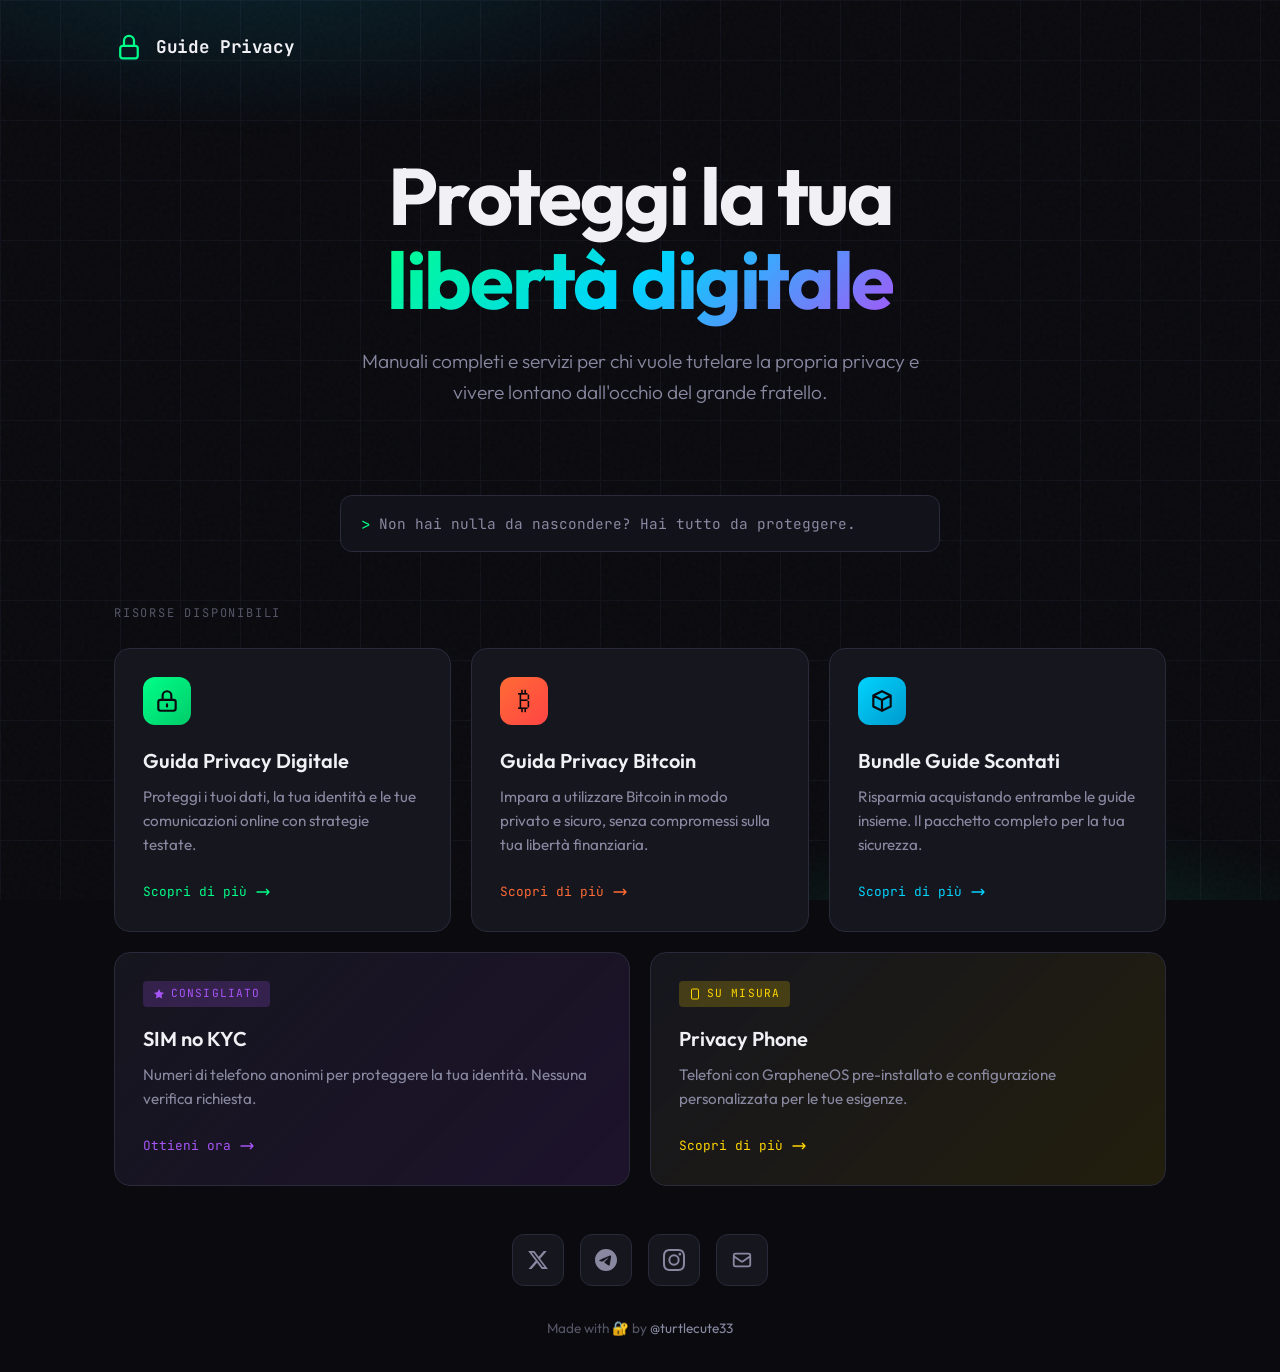
<file: index(1).html>
<!DOCTYPE html>
<html lang="it">
<head>
    <meta charset="UTF-8">
    <meta name="viewport" content="width=device-width, initial-scale=1.0">
    <title>Guide Privacy | Privacy Digitale & Bitcoin</title>
    <meta name="description" content="Guide complete sulla privacy informatica e Bitcoin. Proteggi la tua libertà digitale.">
    <meta property="og:site_name" content="Guide Privacy">
    <meta property="og:title" content="Guide Privacy | Privacy Digitale & Bitcoin">
    <meta property="og:type" content="website">
    <meta property="og:description" content="Guide complete sulla privacy informatica e Bitcoin. Proteggi la tua libertà digitale.">
    <meta property="og:url" content="https://guida.priorato.org">
    <meta name="twitter:card" content="summary_large_image">
    <link rel="canonical" href="https://guida.priorato.org">
    <link rel="icon" type="image/svg+xml" href="favicon.svg">
    <meta property="og:image" content="https://guida.priorato.org/og-image.svg">
    <meta name="twitter:image" content="https://guida.priorato.org/og-image.svg">
    
    <link rel="preconnect" href="https://fonts.googleapis.com">
    <link rel="preconnect" href="https://fonts.gstatic.com" crossorigin>
    <link href="https://fonts.googleapis.com/css2?family=JetBrains+Mono:wght@400;500;700&family=Outfit:wght@300;400;500;600;700&display=swap" rel="stylesheet">
    
    <style>
        :root {
            --bg-primary: #0a0a0f;
            --bg-secondary: #12121a;
            --bg-card: #16161f;
            --bg-card-hover: #1a1a25;
            --text-primary: #f0f0f5;
            --text-secondary: #8888a0;
            --text-muted: #555566;
            --accent-green: #00ff88;
            --accent-cyan: #00d4ff;
            --accent-purple: #a855f7;
            --accent-orange: #ff6b35;
            --border-color: #2a2a3a;
            --glow-green: rgba(0, 255, 136, 0.15);
            --glow-cyan: rgba(0, 212, 255, 0.15);
        }

        * {
            margin: 0;
            padding: 0;
            box-sizing: border-box;
        }

        html {
            scroll-behavior: smooth;
        }

        body {
            font-family: 'Outfit', sans-serif;
            background-color: var(--bg-primary);
            color: var(--text-primary);
            line-height: 1.6;
            min-height: 100vh;
            overflow-x: hidden;
        }

        /* Animated background */
        .bg-grid {
            position: fixed;
            inset: 0;
            background-image: 
                linear-gradient(var(--border-color) 1px, transparent 1px),
                linear-gradient(90deg, var(--border-color) 1px, transparent 1px);
            background-size: 60px 60px;
            opacity: 0.3;
            z-index: -2;
        }

        @keyframes gridMove {
            0% { transform: translate(0, 0); }
            100% { transform: translate(60px, 60px); }
        }

        .bg-gradient {
            position: fixed;
            inset: 0;
            background: 
                radial-gradient(ellipse 80% 50% at 20% -10%, var(--glow-cyan), transparent 50%),
                radial-gradient(ellipse 60% 40% at 80% 110%, var(--glow-green), transparent 50%);
            z-index: -1;
            pointer-events: none;
        }

        /* Noise overlay */
        .noise {
            position: fixed;
            inset: 0;
            background-image: url("data:image/svg+xml,%3Csvg viewBox='0 0 256 256' xmlns='http://www.w3.org/2000/svg'%3E%3Cfilter id='n'%3E%3CfeTurbulence type='fractalNoise' baseFrequency='0.9' numOctaves='3' stitchTiles='stitch'/%3E%3C/filter%3E%3Crect width='100%25' height='100%25' filter='url(%23n)'/%3E%3C/svg%3E");
            opacity: 0.03;
            z-index: -1;
            pointer-events: none;
        }

        .container {
            max-width: 1100px;
            margin: 0 auto;
            padding: 0 24px;
        }

        /* Header */
        header {
            padding: 32px 0;
            position: relative;
        }

        .logo {
            display: flex;
            align-items: center;
            gap: 12px;
            font-family: 'JetBrains Mono', monospace;
            font-weight: 700;
            font-size: 1.1rem;
            color: var(--text-primary);
            text-decoration: none;
            letter-spacing: -0.02em;
        }

        .logo-icon {
            width: 30px;
            height: 30px;
            display: inline-flex;
            align-items: center;
            justify-content: center;
            background: none;
            border-radius: 0;
            box-shadow: none;
        }

        .logo-icon svg {
            width: 30px;
            height: 30px;
            display: block;
            filter: drop-shadow(0 0 10px rgba(0, 212, 255, 0.12));
        }

/* Hero */
        .hero {
            padding: 60px 0 30px;
            text-align: center;
            position: relative;
        }
.hero h1 {
            font-size: clamp(2.8rem, 8vw, 5rem);
            font-weight: 700;
            line-height: 1.05;
            letter-spacing: -0.03em;
            margin-bottom: 24px;
            animation: fadeInUp 0.6s ease-out 0.1s both;
        }

        .hero h1 .gradient {
            background: linear-gradient(135deg, var(--accent-green) 0%, var(--accent-cyan) 50%, var(--accent-purple) 100%);
            -webkit-background-clip: text;
            -webkit-text-fill-color: transparent;
            background-clip: text;
        }

        .hero-subtitle {
            font-size: 1.2rem;
            color: var(--text-secondary);
            max-width: 560px;
            margin: 0 auto 48px;
            font-weight: 300;
            animation: fadeInUp 0.6s ease-out 0.2s both;
        }

        @keyframes fadeInUp {
            from {
                opacity: 0;
                transform: translateY(24px);
            }
            to {
                opacity: 1;
                transform: translateY(0);
            }
        }

        /* Cards Grid */
        .cards-section {
            padding: 24px 0 24px;
        }

        .section-label {
            font-family: 'JetBrains Mono', monospace;
            font-size: 0.75rem;
            text-transform: uppercase;
            letter-spacing: 0.15em;
            color: var(--text-muted);
            margin-bottom: 24px;
            display: flex;
            align-items: center;
            gap: 12px;
        }

        .section-label::after {
            display: none;
            content: none;
        }

        .cards-grid {
            display: grid;
            grid-template-columns: repeat(auto-fit, minmax(280px, 1fr));
            gap: 20px;
        }

        .card {
            background: var(--bg-card);
            border: 1px solid var(--border-color);
            border-radius: 16px;
            padding: 28px;
            text-decoration: none;
            color: inherit;
            position: relative;
            overflow: hidden;
            transition: all 0.3s ease;
            animation: fadeInUp 0.6s ease-out both;
        }

        .card:nth-child(1) { animation-delay: 0.3s; }
        .card:nth-child(2) { animation-delay: 0.4s; }
        .card:nth-child(3) { animation-delay: 0.5s; }
        .card:nth-child(4) { animation-delay: 0.6s; }

        .card::before {
            content: '';
            position: absolute;
            inset: 0;
            background: linear-gradient(135deg, transparent 40%, var(--card-glow, var(--glow-green)) 100%);
            opacity: 0;
            transition: opacity 0.3s ease;
        }

        .card:hover {
            transform: translateY(-4px);
            border-color: var(--card-accent, var(--accent-green));
            background: var(--bg-card-hover);
        }

        .card:hover::before {
            opacity: 1;
        }

        .card-icon {
            width: 48px;
            height: 48px;
            border-radius: 12px;
            display: flex;
            align-items: center;
            justify-content: center;
            font-size: 1.5rem;
            margin-bottom: 20px;
            position: relative;
            z-index: 1;
        }

        .card:nth-child(1) .card-icon { background: linear-gradient(135deg, #00ff88 0%, #00cc6a 100%); }
        .card:nth-child(2) .card-icon { background: linear-gradient(135deg, #ff6b35 0%, #ff4444 100%); }
        .card:nth-child(3) .card-icon { background: linear-gradient(135deg, #00d4ff 0%, #0099cc 100%); }
        .card:nth-child(4) .card-icon { background: linear-gradient(135deg, #a855f7 0%, #7c3aed 100%); }

        .card:nth-child(1) { --card-accent: var(--accent-green); --card-glow: var(--glow-green); }
        .card:nth-child(2) { --card-accent: var(--accent-orange); --card-glow: rgba(255, 107, 53, 0.15); }
        .card:nth-child(3) { --card-accent: var(--accent-cyan); --card-glow: var(--glow-cyan); }
        .card:nth-child(4) { --card-accent: var(--accent-purple); --card-glow: rgba(168, 85, 247, 0.15); }

        .card-title {
            font-size: 1.25rem;
            font-weight: 600;
            margin-bottom: 8px;
            position: relative;
            z-index: 1;
        }

        .card-desc {
            font-size: 0.95rem;
            color: var(--text-secondary);
            margin-bottom: 20px;
            position: relative;
            z-index: 1;
        }

        .card-action {
            display: inline-flex;
            align-items: center;
            gap: 8px;
            font-family: 'JetBrains Mono', monospace;
            font-size: 0.8rem;
            color: var(--card-accent, var(--accent-green));
            position: relative;
            z-index: 1;
        }

        .card-action svg {
            width: 16px;
            height: 16px;
            transition: transform 0.2s ease;
        }

        .card:hover .card-action svg {
            transform: translateX(4px);
        }

        /* Featured Card */
        .featured-row {
            display: grid;
            grid-template-columns: 1fr 1fr;
            gap: 20px;
            grid-column: 1 / -1;
        }

        .card.featured-card {
            background: linear-gradient(135deg, var(--bg-card) 0%, rgba(168, 85, 247, 0.12) 100%);
            display: flex;
            flex-direction: column;
            --card-accent: var(--accent-purple);
            --card-glow: rgba(168, 85, 247, 0.18);
        }

        .card.featured-card .card-content {
            position: relative;
            z-index: 1;
        }

        .card.featured-card .card-title {
            font-size: 1.25rem;
        }

        .featured-badge {
            display: inline-flex;
            align-items: center;
            gap: 6px;
            background: rgba(168, 85, 247, 0.2);
            color: var(--accent-purple);
            font-family: 'JetBrains Mono', monospace;
            font-size: 0.7rem;
            text-transform: uppercase;
            letter-spacing: 0.1em;
            padding: 4px 10px;
            border-radius: 4px;
            margin-bottom: 16px;
        }

        .card.featured-card.graphene {
            background: linear-gradient(135deg, var(--bg-card) 0%, rgba(255, 214, 0, 0.1) 100%);
            --card-accent: #ffd600;
            --card-glow: rgba(255, 214, 0, 0.15);
        }

        .card.featured-card.graphene .featured-badge {
            background: rgba(255, 214, 0, 0.2);
            color: #ffd600;
        }

        @media (max-width: 640px) {
            .featured-row {
                grid-template-columns: 1fr;
            }
        }

        /* Social Links */
        .social-section {
            padding: 24px 0 16px;
        }

        .social-links {
            display: flex;
            justify-content: center;
            gap: 16px;
            flex-wrap: wrap;
        }

        .social-link {
            width: 52px;
            height: 52px;
            background: var(--bg-card);
            border: 1px solid var(--border-color);
            border-radius: 12px;
            display: flex;
            align-items: center;
            justify-content: center;
            color: var(--text-secondary);
            text-decoration: none;
            transition: all 0.2s ease;
            animation: fadeInUp 0.6s ease-out both;
        }

        .social-link:nth-child(1) { animation-delay: 0.7s; }
        .social-link:nth-child(2) { animation-delay: 0.8s; }
        .social-link:nth-child(3) { animation-delay: 0.9s; }
        .social-link:nth-child(4) { animation-delay: 1.0s; }

        .social-link:hover {
            background: var(--bg-card-hover);
            border-color: var(--accent-cyan);
            color: var(--text-primary);
            transform: translateY(-2px);
        }

        .social-link svg {
            width: 22px;
            height: 22px;
        }

        /* Footer */
        footer {
            padding: 16px 0 32px;
            border-top: none;
            text-align: center;
        }

        .footer-text {
            font-size: 0.85rem;
            color: var(--text-muted);
        }

        .footer-text a {
            color: var(--text-secondary);
            text-decoration: none;
            transition: color 0.2s ease;
        }

        .footer-text a:hover {
            color: var(--accent-green);
        }

        /* Terminal-style quote */
        .quote-block {
            background: var(--bg-secondary);
            border: 1px solid var(--border-color);
            border-radius: 12px;
            padding: 16px 20px;
            margin: 10px auto 28px;
            max-width: 600px;
            position: relative;
            animation: fadeInUp 0.6s ease-out 0.25s both;
        }

        .quote-block::before {
            content: '>';
            position: absolute;
            left: 20px;
            top: 16px;
            font-family: 'JetBrains Mono', monospace;
            color: var(--accent-green);
        }

        .quote-block p {
            font-family: 'JetBrains Mono', monospace;
            font-size: 0.9rem;
            color: var(--text-secondary);
            padding-left: 18px;
            line-height: 1.6;
        }

        /* Responsive */
        @media (max-width: 768px) {
            .hero {
                padding: 60px 0 40px;
            }

            .hero-subtitle {
                font-size: 1.05rem;
            }

            .cards-grid {
                gap: 16px;
            }

            .card {
                padding: 24px;
            }
        }
    </style>
</head>
<body>
    <div class="bg-grid"></div>
    <div class="bg-gradient"></div>
    <div class="noise"></div>

    <div class="container">
        <header>
            <a href="/" class="logo">
                <span class="logo-icon" aria-hidden="true">
                    <svg viewBox="0 0 24 24" fill="none" stroke="url(#logoGradient)" stroke-width="1.8" stroke-linecap="round" stroke-linejoin="round">
                        <defs>
                            <linearGradient id="logoGradient" x1="0" y1="0" x2="24" y2="24">
                                <stop stop-color="#00ff88"/>
                                <stop offset="1" stop-color="#00d4ff"/>
                            </linearGradient>
                        </defs>
                        <path d="M17 11H7a2 2 0 0 0-2 2v6a2 2 0 0 0 2 2h10a2 2 0 0 0 2-2v-6a2 2 0 0 0-2-2Z"/>
                        <path d="M8 11V7a4 4 0 0 1 8 0v4"/>
                    </svg>
                </span>
                Guide Privacy
            </a>
        </header>

        <section class="hero">
<h1>
                Proteggi la tua<br>
                <span class="gradient">libertà digitale</span>
            </h1>
            <p class="hero-subtitle">
                Manuali completi e servizi per chi vuole tutelare la propria privacy e vivere lontano dall'occhio del grande fratello.
            </p>
        </section>

        <div class="quote-block">
            <p id="random-quote"></p>
        </div>

        <script>
            const quotes = [
                "Chi controlla i tuoi dati, controlla la tua vita.",
                "La privacy non si chiede. Si costruisce.",
                "Nel mondo digitale, l'invisibilità è un superpotere.",
                "I tuoi dati valgono più del tuo stipendio. Proteggili.",
                "Non hai nulla da nascondere? Hai tutto da proteggere.",
                "La sorveglianza è il default. La privacy è una scelta.",
                "Il sistema ti vuole trasparente. Diventa opaco.",
                "La libertà inizia dove finisce il tracciamento.",
                "Se il prodotto è gratis, il prodotto sei tu. Smetti di esserlo."
            ];
            document.getElementById('random-quote').textContent = quotes[Math.floor(Math.random() * quotes.length)];
        </script>

        <section class="cards-section">
            <div class="section-label">Risorse disponibili</div>
            
            <div class="cards-grid">
                <a href="https://btcpay.priorato.org/apps/3tqRxVpFweqduYGRtyEZ1XSzfrg6/pos" class="card">
                    <div class="card-icon">
                        <svg viewBox="0 0 24 24" fill="none" stroke="#0a0a0f" stroke-width="2" width="26" height="26">
                            <path stroke-linecap="round" stroke-linejoin="round" d="M12 15v2m-6 4h12a2 2 0 002-2v-6a2 2 0 00-2-2H6a2 2 0 00-2 2v6a2 2 0 002 2zm10-10V7a4 4 0 00-8 0v4h8z"/>
                        </svg>
                    </div>
                    <h3 class="card-title">Guida Privacy Digitale</h3>
                    <p class="card-desc">Proteggi i tuoi dati, la tua identità e le tue comunicazioni online con strategie testate.</p>
                    <span class="card-action">
                        Scopri di più
                        <svg xmlns="http://www.w3.org/2000/svg" fill="none" viewBox="0 0 24 24" stroke="currentColor" stroke-width="2">
                            <path stroke-linecap="round" stroke-linejoin="round" d="M17 8l4 4m0 0l-4 4m4-4H3" />
                        </svg>
                    </span>
                </a>

                <a href="https://btcpay.priorato.org/apps/2VnsrDTR22bi9Zw79svY8m4Jq8as/pos" class="card">
                    <div class="card-icon" style="font-family: 'Outfit', sans-serif; font-size: 1.6rem; font-weight: 400; color: #0a0a0f;">₿</div>
                    <h3 class="card-title">Guida Privacy Bitcoin</h3>
                    <p class="card-desc">Impara a utilizzare Bitcoin in modo privato e sicuro, senza compromessi sulla tua libertà finanziaria.</p>
                    <span class="card-action">
                        Scopri di più
                        <svg xmlns="http://www.w3.org/2000/svg" fill="none" viewBox="0 0 24 24" stroke="currentColor" stroke-width="2">
                            <path stroke-linecap="round" stroke-linejoin="round" d="M17 8l4 4m0 0l-4 4m4-4H3" />
                        </svg>
                    </span>
                </a>

                <a href="https://btcpay.priorato.org/apps/29xiW9q5ypTbV7CQuWKmyahZNLX6/pos" class="card">
                    <div class="card-icon">
                        <svg viewBox="0 0 24 24" fill="none" stroke="#0a0a0f" stroke-width="2" width="26" height="26">
                            <path stroke-linecap="round" stroke-linejoin="round" d="M20 7l-8-4-8 4m16 0l-8 4m8-4v10l-8 4m0-10L4 7m8 4v10M4 7v10l8 4"/>
                        </svg>
                    </div>
                    <h3 class="card-title">Bundle Guide Scontati</h3>
                    <p class="card-desc">Risparmia acquistando entrambe le guide insieme. Il pacchetto completo per la tua sicurezza.</p>
                    <span class="card-action">
                        Scopri di più
                        <svg xmlns="http://www.w3.org/2000/svg" fill="none" viewBox="0 0 24 24" stroke="currentColor" stroke-width="2">
                            <path stroke-linecap="round" stroke-linejoin="round" d="M17 8l4 4m0 0l-4 4m4-4H3" />
                        </svg>
                    </span>
                </a>

                <div class="featured-row">
                <a href="https://dona.priorato.org" class="card featured-card">
                    <div class="card-content">
                        <div class="featured-badge">
                            <svg viewBox="0 0 24 24" fill="currentColor" width="12" height="12">
                                <path d="M12 2L15.09 8.26L22 9.27L17 14.14L18.18 21.02L12 17.77L5.82 21.02L7 14.14L2 9.27L8.91 8.26L12 2Z"/>
                            </svg>
                            Consigliato
                        </div>
                        <h3 class="card-title">SIM no KYC</h3>
                        <p class="card-desc">Numeri di telefono anonimi per proteggere la tua identità. Nessuna verifica richiesta.</p>
                        <span class="card-action">
                            Ottieni ora
                            <svg xmlns="http://www.w3.org/2000/svg" fill="none" viewBox="0 0 24 24" stroke="currentColor" stroke-width="2">
                                <path stroke-linecap="round" stroke-linejoin="round" d="M17 8l4 4m0 0l-4 4m4-4H3" />
                            </svg>
                        </span>
                    </div>
                </a>

                <a href="https://t.me/privacyphoneitalia/13" class="card featured-card graphene" target="_blank" rel="noopener">
                    <div class="card-content">
                        <div class="featured-badge">
                            <svg viewBox="0 0 24 24" fill="none" stroke="currentColor" stroke-width="2" width="12" height="12">
                                <rect x="5" y="2" width="14" height="20" rx="2"/>
                                <path d="M12 18h.01"/>
                            </svg>
                            Su misura
                        </div>
                        <h3 class="card-title">Privacy Phone</h3>
                        <p class="card-desc">Telefoni con GrapheneOS pre-installato e configurazione personalizzata per le tue esigenze.</p>
                        <span class="card-action">
                            Scopri di più
                            <svg xmlns="http://www.w3.org/2000/svg" fill="none" viewBox="0 0 24 24" stroke="currentColor" stroke-width="2">
                                <path stroke-linecap="round" stroke-linejoin="round" d="M17 8l4 4m0 0l-4 4m4-4H3" />
                            </svg>
                        </span>
                    </div>
                </a>
                </div>
            </div>
        </section>

        <section class="social-section">
            <div class="social-links">
                <a href="https://x.com/turtlecute33" class="social-link" title="Twitter/X" target="_blank" rel="noopener">
                    <svg viewBox="0 0 24 24" fill="currentColor">
                        <path d="M18.244 2.25h3.308l-7.227 8.26 8.502 11.24H16.17l-5.214-6.817L4.99 21.75H1.68l7.73-8.835L1.254 2.25H8.08l4.713 6.231zm-1.161 17.52h1.833L7.084 4.126H5.117z"/>
                    </svg>
                </a>
                <a href="https://t.me/Turtlecute33" class="social-link" title="Telegram" target="_blank" rel="noopener">
                    <svg viewBox="0 0 24 24" fill="currentColor">
                        <path d="M11.944 0A12 12 0 0 0 0 12a12 12 0 0 0 12 12 12 12 0 0 0 12-12A12 12 0 0 0 12 0a12 12 0 0 0-.056 0zm4.962 7.224c.1-.002.321.023.465.14a.506.506 0 0 1 .171.325c.016.093.036.306.02.472-.18 1.898-.962 6.502-1.36 8.627-.168.9-.499 1.201-.82 1.23-.696.065-1.225-.46-1.9-.902-1.056-.693-1.653-1.124-2.678-1.8-1.185-.78-.417-1.21.258-1.91.177-.184 3.247-2.977 3.307-3.23.007-.032.014-.15-.056-.212s-.174-.041-.249-.024c-.106.024-1.793 1.14-5.061 3.345-.48.33-.913.49-1.302.48-.428-.008-1.252-.241-1.865-.44-.752-.245-1.349-.374-1.297-.789.027-.216.325-.437.893-.663 3.498-1.524 5.83-2.529 6.998-3.014 3.332-1.386 4.025-1.627 4.476-1.635z"/>
                    </svg>
                </a>
                <a href="https://instagram.com/turtlecute33" class="social-link" title="Instagram" target="_blank" rel="noopener">
                    <svg viewBox="0 0 24 24" fill="currentColor">
                        <path d="M12 2.163c3.204 0 3.584.012 4.85.07 3.252.148 4.771 1.691 4.919 4.919.058 1.265.069 1.645.069 4.849 0 3.205-.012 3.584-.069 4.849-.149 3.225-1.664 4.771-4.919 4.919-1.266.058-1.644.07-4.85.07-3.204 0-3.584-.012-4.849-.07-3.26-.149-4.771-1.699-4.919-4.92-.058-1.265-.07-1.644-.07-4.849 0-3.204.013-3.583.07-4.849.149-3.227 1.664-4.771 4.919-4.919 1.266-.057 1.645-.069 4.849-.069zM12 0C8.741 0 8.333.014 7.053.072 2.695.272.273 2.69.073 7.052.014 8.333 0 8.741 0 12c0 3.259.014 3.668.072 4.948.2 4.358 2.618 6.78 6.98 6.98C8.333 23.986 8.741 24 12 24c3.259 0 3.668-.014 4.948-.072 4.354-.2 6.782-2.618 6.979-6.98.059-1.28.073-1.689.073-4.948 0-3.259-.014-3.667-.072-4.947-.196-4.354-2.617-6.78-6.979-6.98C15.668.014 15.259 0 12 0zm0 5.838a6.162 6.162 0 1 0 0 12.324 6.162 6.162 0 0 0 0-12.324zM12 16a4 4 0 1 1 0-8 4 4 0 0 1 0 8zm6.406-11.845a1.44 1.44 0 1 0 0 2.881 1.44 1.44 0 0 0 0-2.881z"/>
                    </svg>
                </a>
                <a href="/cdn-cgi/l/email-protection#1d69686f6971787e6869785d6d6f72697273337078" class="social-link" title="Email" target="_blank" rel="noopener">
                    <svg viewBox="0 0 24 24" fill="none" stroke="currentColor" stroke-width="2">
                        <path stroke-linecap="round" stroke-linejoin="round" d="M3 8l7.89 5.26a2 2 0 002.22 0L21 8M5 19h14a2 2 0 002-2V7a2 2 0 00-2-2H5a2 2 0 00-2 2v10a2 2 0 002 2z"/>
                    </svg>
                </a>
            </div>
        </section>

        <footer>
            <p class="footer-text">
                Made with 🔐 by <a href="https://x.com/turtlecute33">@turtlecute33</a>
            </p>
</file>
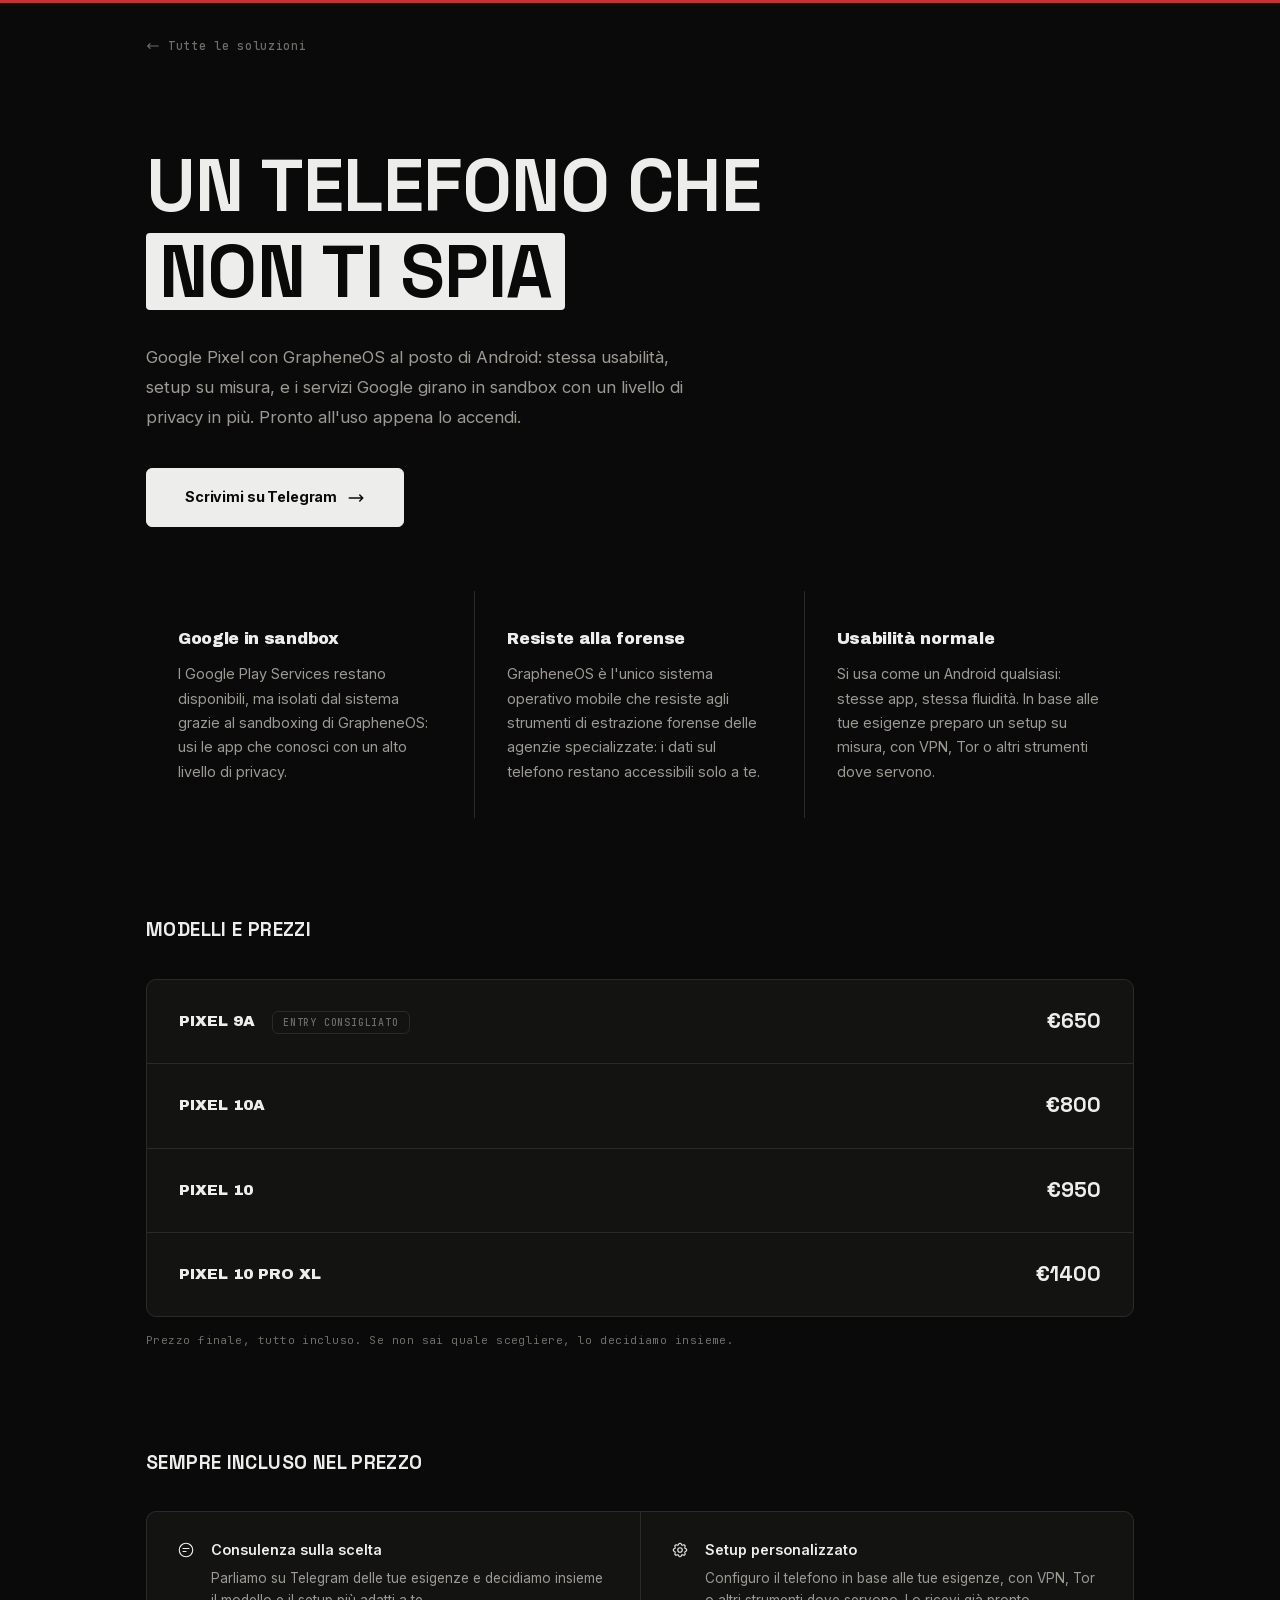
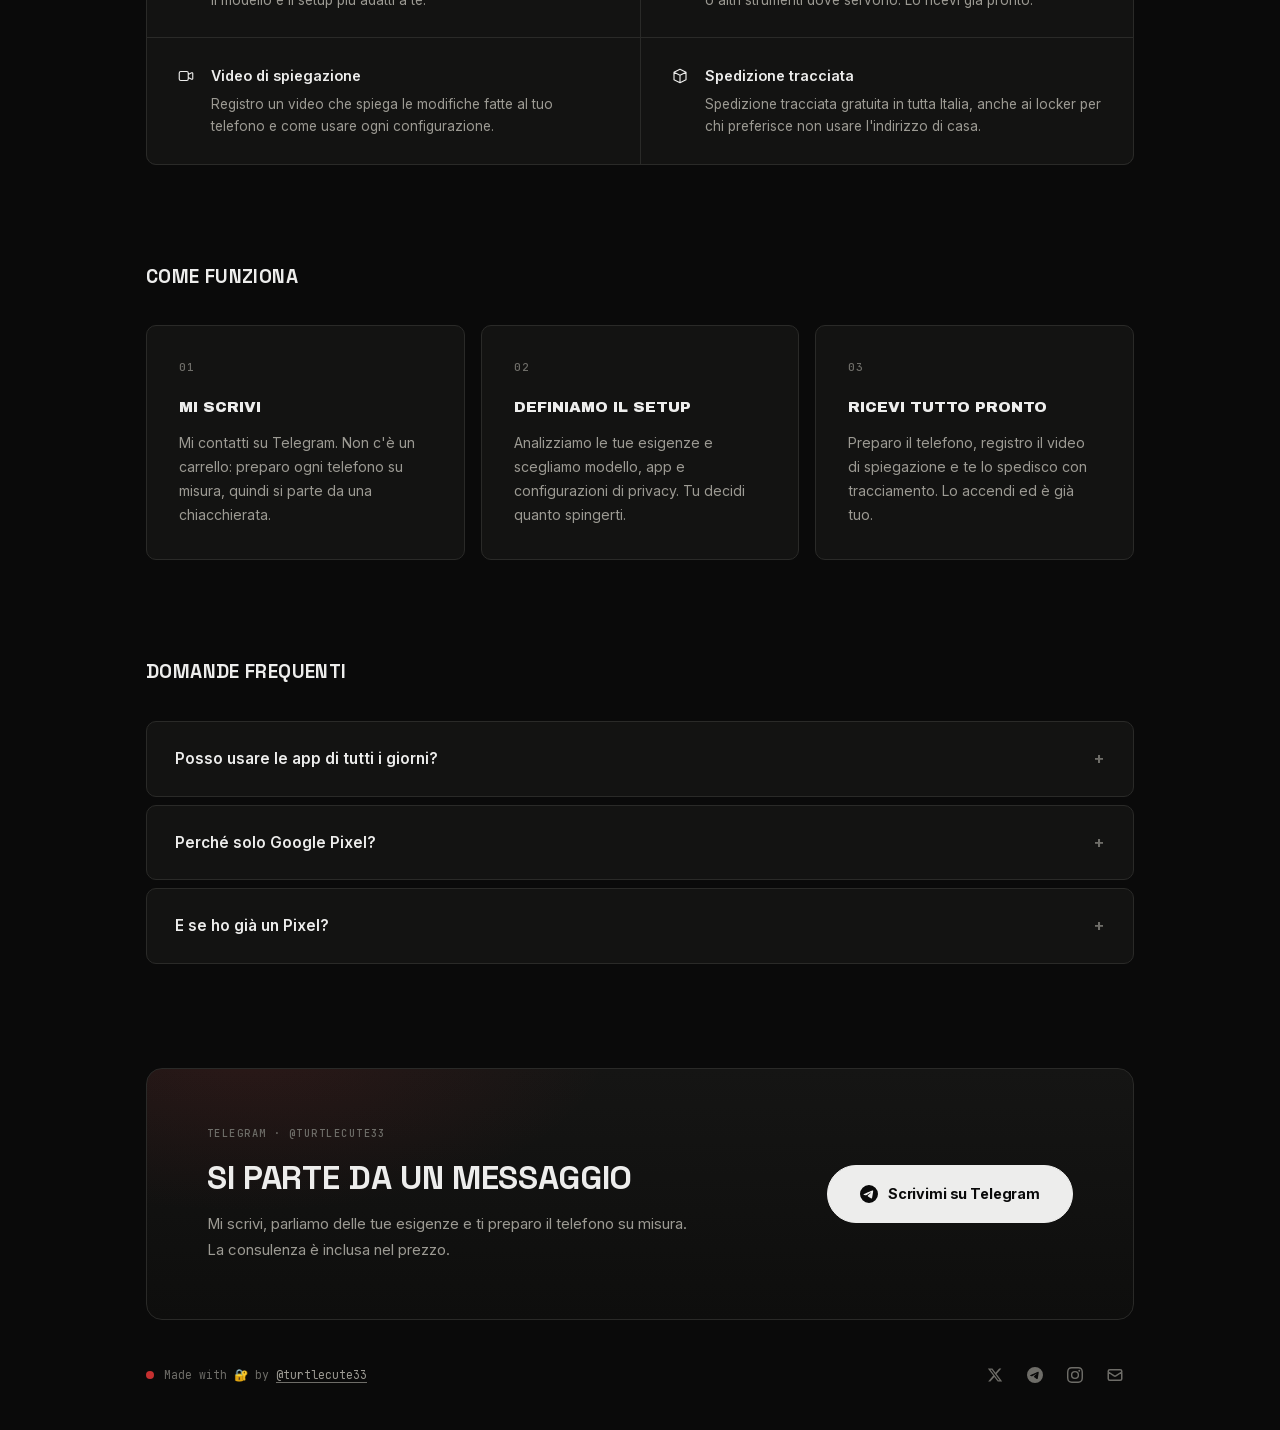
<file: privacy-phone.html>
<!DOCTYPE html>
<html lang="it">
<head>
    <meta charset="UTF-8">
    <meta name="viewport" content="width=device-width, initial-scale=1.0">

    <!-- Security: defense in depth -->
    <meta http-equiv="Content-Security-Policy" content="default-src 'self'; script-src 'self' 'unsafe-inline' https://s.priorato.org; style-src 'self' 'unsafe-inline'; img-src 'self' data: https:; font-src 'self'; connect-src 'self' https://s.priorato.org; form-action 'none'; base-uri 'self'; upgrade-insecure-requests">
    <meta http-equiv="X-Content-Type-Options" content="nosniff">
    <meta name="referrer" content="strict-origin-when-cross-origin">

    <!-- Primary Meta Tags -->
    <title>Privacy Phone con GrapheneOS | Pixel configurato su misura</title>
    <meta name="title" content="Privacy Phone con GrapheneOS | Pixel configurato su misura">
    <meta name="description" content="Google Pixel con GrapheneOS pre-installato e setup di privacy su misura: Google Play Services in sandbox con privacy in più, VPN o Tor in base alle esigenze. Consulenza, spedizione e video di spiegazione inclusi nel prezzo.">
    <meta name="author" content="turtlecute33">
    <meta name="robots" content="index, follow, max-snippet:-1, max-image-preview:large, max-video-preview:-1">
    <meta name="language" content="Italian">

    <!-- Canonical -->
    <link rel="canonical" href="https://shop.priorato.org/privacy-phone">

    <!-- Favicon -->
    <link rel="icon" type="image/svg+xml" href="favicon.svg">
    <link rel="apple-touch-icon" href="favicon.svg">

    <!-- Open Graph / Facebook -->
    <meta property="og:type" content="website">
    <meta property="og:url" content="https://shop.priorato.org/privacy-phone">
    <meta property="og:site_name" content="Guide Privacy">
    <meta property="og:title" content="Privacy Phone con GrapheneOS | Pixel configurato su misura">
    <meta property="og:description" content="Google Pixel con GrapheneOS pre-installato e setup di privacy personalizzato. Consulenza, spedizione e video di spiegazione inclusi nel prezzo.">
    <meta property="og:image" content="https://shop.priorato.org/og-image.png">
    <meta property="og:image:width" content="1200">
    <meta property="og:image:height" content="630">
    <meta property="og:image:alt" content="Privacy Phone con GrapheneOS">
    <meta property="og:locale" content="it_IT">

    <!-- Twitter -->
    <meta name="twitter:card" content="summary_large_image">
    <meta name="twitter:url" content="https://shop.priorato.org/privacy-phone">
    <meta name="twitter:title" content="Privacy Phone con GrapheneOS | Pixel configurato su misura">
    <meta name="twitter:description" content="Google Pixel con GrapheneOS pre-installato e setup di privacy personalizzato. Tutto incluso nel prezzo.">
    <meta name="twitter:image" content="https://shop.priorato.org/og-image.png">
    <meta name="twitter:image:alt" content="Privacy Phone con GrapheneOS">
    <meta name="twitter:creator" content="@turtlecute33">
    <meta name="twitter:site" content="@turtlecute33">

    <!-- Theme Color -->
    <meta name="theme-color" content="#0a0a0a">
    <meta name="msapplication-TileColor" content="#0a0a0a">

    <script defer src="https://s.priorato.org/fonts/loader.js" data-website-id="1655d95f-6a9e-450b-a9b0-e62af3ddee50"></script>

    <!-- Structured Data -->
    <script type="application/ld+json">
    {
        "@context": "https://schema.org",
        "@type": "Product",
        "@id": "https://shop.priorato.org/privacy-phone#product",
        "name": "Privacy Phone con GrapheneOS",
        "description": "Google Pixel con GrapheneOS pre-installato e setup di privacy su misura: Google Play Services in sandbox con privacy in più, VPN o Tor in base alle esigenze. Consulenza, spedizione tracciata e video di spiegazione inclusi.",
        "category": "Hardware / Privacy",
        "brand": {"@type": "Brand", "name": "Guide Privacy"},
        "offers": {
            "@type": "AggregateOffer",
            "lowPrice": "650.00",
            "highPrice": "1400.00",
            "priceCurrency": "EUR",
            "offerCount": 4,
            "availability": "https://schema.org/InStock",
            "url": "https://shop.priorato.org/privacy-phone",
            "seller": {"@type": "Organization", "name": "Guide Privacy", "url": "https://shop.priorato.org/"}
        }
    }
    </script>
    <script type="application/ld+json">
    {
        "@context": "https://schema.org",
        "@type": "BreadcrumbList",
        "itemListElement": [
            {"@type": "ListItem", "position": 1, "name": "Guide Privacy", "item": "https://shop.priorato.org/"},
            {"@type": "ListItem", "position": 2, "name": "Privacy Phone", "item": "https://shop.priorato.org/privacy-phone"}
        ]
    }
    </script>
    <script type="application/ld+json">
    {
        "@context": "https://schema.org",
        "@type": "FAQPage",
        "mainEntity": [
            {
                "@type": "Question",
                "name": "Posso usare le app di tutti i giorni su GrapheneOS?",
                "acceptedAnswer": {
                    "@type": "Answer",
                    "text": "Sì. GrapheneOS ha la stessa usabilità di un Android normale ed è compatibile con il 99,99% delle app, incluse quelle bancarie italiane: le eccezioni sono poche mosche bianche. I Google Play Services si possono installare in sandbox: girano come app normali, con un livello di privacy in più rispetto ad Android stock."
                }
            },
            {
                "@type": "Question",
                "name": "Perché solo Google Pixel?",
                "acceptedAnswer": {
                    "@type": "Answer",
                    "text": "GrapheneOS supporta esclusivamente i Pixel perché sono gli unici dispositivi con i requisiti hardware di sicurezza necessari (secure element, verified boot con chiavi proprie) e anni di aggiornamenti garantiti."
                }
            },
            {
                "@type": "Question",
                "name": "Come avviene l'acquisto?",
                "acceptedAnswer": {
                    "@type": "Answer",
                    "text": "Solo via Telegram, scrivendo a @turtlecute33. Si parte da una consulenza gratuita per scegliere modello e setup, poi il telefono viene preparato su misura e spedito con tracciamento."
                }
            },
            {
                "@type": "Question",
                "name": "Cosa è incluso nel prezzo?",
                "acceptedAnswer": {
                    "@type": "Answer",
                    "text": "Tutto: consulenza nella scelta del dispositivo, analisi delle esigenze, setup di privacy e sicurezza su misura (con eventualmente VPN, Tor o altri strumenti), video di spiegazione delle configurazioni e spedizione tracciata."
                }
            }
        ]
    }
    </script>

    <!-- Self-hosted fonts (privacy: no requests to Google) -->
    <link rel="preload" href="fonts/inter-latin-UcC73FwrK3.woff2" as="font" type="font/woff2" crossorigin>
    <link rel="preload" href="fonts/space-grotesk-latin-V8mQoQDjQS.woff2" as="font" type="font/woff2" crossorigin>
    <link rel="stylesheet" href="fonts/fonts.css">

    <style>
        *,*::before,*::after{margin:0;padding:0;box-sizing:border-box}
        html{scroll-behavior:smooth}

        /* A11y: skip link */
        .skip{
            position:absolute;top:-40px;left:0;
            background:#c53030;color:#fff;
            padding:10px 18px;z-index:100;
            text-decoration:none;
            font-family:'JetBrains Mono',ui-monospace,monospace;
            font-size:.78rem;font-weight:500;
            letter-spacing:.05em;
            transition:top .2s ease;
        }
        .skip:focus{top:0;outline:none}

        /* A11y: focus-visible */
        a:focus-visible,
        button:focus-visible,
        summary:focus-visible{
            outline:2px solid #c53030;
            outline-offset:3px;
            border-radius:6px;
        }
        details summary:focus-visible{outline-offset:-2px}

        /* A11y: reduced motion */
        @media (prefers-reduced-motion: reduce){
            *,*::before,*::after{
                animation-duration:.01ms !important;
                animation-iteration-count:1 !important;
                transition-duration:.01ms !important;
                scroll-behavior:auto !important;
            }
        }

        :root{
            --bg:#0a0a0a;
            --fg:#ededec;
            --border:#2a2a28;
            --accent:#c53030;
            --muted:#9c9a93;
            --muted2:#6e6d68;
            --card:#131312;
            --r:10px;
            --r-sm:6px;
            --ease:cubic-bezier(.25,.46,.45,.94);
            --brutal:'Archivo Black',system-ui,sans-serif;
        }

        body{
            font-family:'Inter',system-ui,-apple-system,sans-serif;
            background:var(--bg);
            color:var(--fg);
            line-height:1.7;
            font-size:15px;
            -webkit-font-smoothing:antialiased;
            -moz-osx-font-smoothing:grayscale;
        }

        /* top accent bar */
        body::before{
            content:'';display:block;
            height:3px;
            background:var(--accent);
        }

        /* ═══ LAYOUT ═══ */
        .w{max-width:1060px;margin:0 auto;padding:0 36px}

        /* ═══ BREADCRUMB ═══ */
        .crumb{
            padding:32px 0 0;
            animation:enter .6s var(--ease) both;
        }
        .crumb a{
            display:inline-flex;align-items:center;gap:8px;
            font-family:'JetBrains Mono',ui-monospace,monospace;
            font-size:.72rem;font-weight:500;
            letter-spacing:.06em;
            color:var(--muted2);text-decoration:none;
            transition:color .25s var(--ease);
        }
        .crumb a:hover{color:var(--fg)}
        .crumb svg{
            width:14px;height:14px;
            stroke:currentColor;fill:none;stroke-width:2;
            stroke-linecap:round;stroke-linejoin:round;
            transition:transform .3s var(--ease);
        }
        .crumb a:hover svg{transform:translateX(-3px)}

        /* ═══ HERO ═══ */
        .hero{padding:88px 0 64px}
        .hero h1{
            font-family:'Space Grotesk',system-ui,sans-serif;
            font-size:clamp(2.4rem,6.5vw,4.6rem);
            font-weight:700;
            line-height:1;
            letter-spacing:-0.01em;
            margin-bottom:32px;
            max-width:820px;
            text-transform:uppercase;
        }
        .hero h1 .hl{
            background:var(--fg);
            color:var(--bg);
            padding:0.02em 0.18em;
            border-radius:4px;
            display:inline-block;
            margin-top:0.15em;
        }
        .hero-p{
            font-size:1.05rem;
            color:var(--muted);
            max-width:540px;
            line-height:1.8;
            font-weight:400;
        }
        .hero h1,.hero-p,.hero-cta{animation:enter .6s var(--ease) both}
        .hero h1{animation-delay:.05s}
        .hero-p{animation-delay:.18s}
        .hero-cta{animation-delay:.3s}

        .hero-cta{
            display:inline-flex;align-items:center;gap:10px;
            margin-top:36px;
            padding:16px 38px;
            background:var(--fg);color:var(--bg);
            border-radius:var(--r-sm);
            font-family:'Inter',system-ui,sans-serif;
            font-size:.9rem;font-weight:700;
            text-decoration:none;letter-spacing:-.01em;
            border:1px solid var(--fg);
            transition:transform .3s var(--ease),box-shadow .3s var(--ease);
        }
        .hero-cta:hover{
            transform:translateY(-2px);
            box-shadow:0 6px 20px rgba(237,237,236,.12);
        }
        .hero-cta svg{
            width:18px;height:18px;stroke:currentColor;
            fill:none;stroke-width:2;
            stroke-linecap:round;stroke-linejoin:round;
            transition:transform .3s var(--ease);
        }
        .hero-cta:hover svg{transform:translateX(3px)}

        @keyframes enter{
            from{opacity:0;transform:translateY(22px)}
            to{opacity:1;transform:none}
        }

        /* ═══ SECTION HEAD ═══ */
        .section-title{
            font-family:'Space Grotesk',system-ui,sans-serif;
            font-size:1.2rem;font-weight:700;
            text-transform:uppercase;
            letter-spacing:.02em;margin-bottom:8px;
        }
        .sec-head{margin-bottom:32px}

        /* ═══ HIGHLIGHTS (threat-strip style) ═══ */
        .points{padding:0}
        .point-strip{
            display:grid;
            grid-template-columns:repeat(3,1fr);
        }
        .point-pill{
            padding:34px 32px;
            border-right:1px solid var(--border);
            transition:background .25s var(--ease);
        }
        .point-pill:last-child{border-right:none}
        .point-pill:hover{background:rgba(255,255,255,.015)}
        .point-pill h2{
            font-family:var(--brutal);
            font-size:1rem;
            font-weight:400;
            letter-spacing:-.02em;
            margin-bottom:10px;
        }
        .point-pill p{
            font-size:.9rem;
            color:var(--muted);
            line-height:1.7;
        }

        /* ═══ PRICING ═══ */
        .pricing{padding:96px 0 0}
        .price-table{
            background:var(--card);
            border:1px solid var(--border);
            border-radius:var(--r);
            overflow:hidden;
        }
        .price-row{
            display:flex;align-items:center;
            justify-content:space-between;gap:16px;
            padding:24px 32px;
            border-bottom:1px solid var(--border);
            text-decoration:none;color:inherit;
            transition:background .25s var(--ease);
        }
        .price-row:last-child{border-bottom:none}
        .price-row:hover{background:#181817}
        .pr-model{
            font-family:var(--brutal);
            font-size:.95rem;font-weight:400;
            text-transform:uppercase;
        }
        .pr-note{
            font-family:'JetBrains Mono',ui-monospace,monospace;
            font-size:.62rem;font-weight:500;
            text-transform:uppercase;letter-spacing:.08em;
            color:var(--muted2);
            padding:4px 10px;
            border:1px solid var(--border);
            border-radius:var(--r-sm);
            margin-left:12px;
            white-space:nowrap;
        }
        .pr-price{
            font-family:'Space Grotesk',system-ui,sans-serif;
            font-size:1.3rem;font-weight:700;
            white-space:nowrap;
        }
        .price-foot{
            margin-top:14px;
            font-family:'JetBrains Mono',ui-monospace,monospace;
            font-size:.7rem;color:var(--muted2);
            letter-spacing:.04em;
        }

        /* ═══ INCLUDED ═══ */
        .included{padding:96px 0 0}
        .inc-grid{
            display:grid;
            grid-template-columns:repeat(2,1fr);
            gap:1px;
            background:var(--border);
            border:1px solid var(--border);
            border-radius:var(--r);
            overflow:hidden;
        }
        .inc{
            background:var(--card);
            padding:26px 30px;
            display:flex;gap:16px;align-items:flex-start;
            transition:background .25s var(--ease);
        }
        .inc:hover{background:#181817}
        .inc svg{
            width:18px;height:18px;flex-shrink:0;
            stroke:var(--fg);fill:none;stroke-width:1.5;
            stroke-linecap:round;stroke-linejoin:round;
            margin-top:3px;
        }
        .inc h3{
            font-size:.9rem;font-weight:600;
            margin-bottom:4px;
        }
        .inc p{
            font-size:.85rem;color:var(--muted);
            line-height:1.65;
        }

        /* ═══ HOW IT WORKS ═══ */
        .how{padding:96px 0 0}
        .steps{
            display:grid;
            grid-template-columns:repeat(3,1fr);
            gap:16px;
        }
        .step{
            background:var(--card);
            border:1px solid var(--border);
            border-radius:var(--r);
            padding:32px;
            transition:border-color .3s var(--ease),transform .3s var(--ease);
        }
        .step:hover{border-color:#484846;transform:translateY(-3px)}
        .step-n{
            font-family:'JetBrains Mono',ui-monospace,monospace;
            font-size:.7rem;font-weight:500;
            color:var(--muted2);
            letter-spacing:.1em;
            display:block;margin-bottom:18px;
        }
        .step h3{
            font-family:var(--brutal);
            font-size:.95rem;font-weight:400;
            text-transform:uppercase;
            margin-bottom:10px;
        }
        .step p{
            font-size:.88rem;color:var(--muted);
            line-height:1.7;
        }

        /* ═══ FAQ ═══ */
        .faq{padding:96px 0 0}
        .faq-item{
            background:var(--card);
            border:1px solid var(--border);
            border-radius:var(--r);
            margin-bottom:8px;
            transition:border-color .3s var(--ease);
        }
        .faq-item:hover{border-color:#484846}
        .faq-item summary{
            padding:22px 28px;
            font-size:.95rem;
            font-weight:600;
            cursor:pointer;
            list-style:none;
            display:flex;
            align-items:center;
            justify-content:space-between;
        }
        .faq-item summary::-webkit-details-marker{display:none}
        .faq-item summary::after{
            content:'+';
            font-family:'JetBrains Mono',ui-monospace,monospace;
            font-size:1.1rem;
            color:var(--muted2);
            transition:transform .3s var(--ease);
        }
        .faq-item[open] summary::after{content:'−'}
        .faq-item p{
            padding:0 28px 20px;
            font-size:.9rem;
            color:var(--muted);
            line-height:1.75;
        }
        .faq-item p:first-of-type{padding-top:0}

        /* ═══ CTA ═══ */
        .cta{padding:96px 0 24px}
        .cta-box{
            position:relative;overflow:hidden;
            border:1px solid var(--border);
            border-radius:16px;
            background:linear-gradient(180deg,#151514,#0e0e0d);
            padding:56px 60px;
            display:flex;align-items:center;
            justify-content:space-between;gap:48px;
        }
        .cta-box::before{
            content:'';position:absolute;inset:0;
            background:radial-gradient(520px 240px at 10% -10%,rgba(197,48,48,.13),transparent 70%);
            pointer-events:none;
        }
        .cta-left{position:relative;max-width:480px}
        .cta-eyebrow{
            font-family:'JetBrains Mono',ui-monospace,monospace;
            font-size:.65rem;font-weight:500;
            text-transform:uppercase;letter-spacing:.14em;
            color:var(--muted2);
            display:block;margin-bottom:16px;
        }
        .cta-box h2{
            font-family:'Space Grotesk',system-ui,sans-serif;
            font-size:clamp(1.5rem,2.8vw,2.1rem);
            font-weight:700;
            text-transform:uppercase;
            letter-spacing:-.01em;line-height:1.12;
            margin-bottom:14px;
        }
        .cta-box p{
            font-size:.93rem;color:var(--muted);
            line-height:1.75;
        }
        .cta-right{
            position:relative;flex-shrink:0;
            display:flex;flex-direction:column;
            align-items:flex-start;gap:16px;
        }
        .cta-btn{
            display:inline-flex;align-items:center;gap:10px;
            padding:16px 32px;
            background:var(--fg);color:var(--bg);
            border-radius:999px;
            font-family:'Inter',system-ui,sans-serif;
            font-size:.9rem;font-weight:700;
            text-decoration:none;letter-spacing:-.01em;
            border:1px solid var(--fg);
            transition:transform .3s var(--ease),box-shadow .3s var(--ease);
        }
        .cta-btn:hover{
            transform:translateY(-2px);
            box-shadow:0 6px 24px rgba(237,237,236,.16);
        }
        .cta-btn:active{transform:translateY(0);box-shadow:none}
        .cta-btn svg{
            width:18px;height:18px;
            fill:currentColor;
            transition:transform .3s var(--ease);
        }
        .cta-btn:hover svg{transform:translateX(3px)}

        /* ═══ FOOTER ═══ */
        footer{padding:0 0 24px}
        .foot-inner{
            display:flex;align-items:center;
            justify-content:space-between;
            padding:12px 0;
        }
        .foot-brand{
            display:flex;align-items:center;gap:10px;
            text-decoration:none;color:inherit;
        }
        .foot-dot{
            width:8px;height:8px;
            border-radius:50%;
            background:var(--accent);
        }
        .foot-brand span{
            font-family:'JetBrains Mono',ui-monospace,monospace;
            font-size:.72rem;color:var(--muted2);
        }
        .foot-brand span a{
            color:var(--muted);text-decoration:none;
            border-bottom:1px solid var(--muted2);
            transition:color .25s var(--ease),border-color .25s var(--ease);
        }
        .foot-brand span a:hover{color:var(--fg);border-bottom-color:transparent}
        .foot-socials{display:flex;gap:2px}
        .foot-socials a{
            width:38px;height:38px;
            border-radius:var(--r-sm);
            display:flex;align-items:center;justify-content:center;
            color:var(--muted2);text-decoration:none;
            transition:color .25s var(--ease),background .25s var(--ease);
        }
        .foot-socials a:hover{color:var(--fg);background:rgba(255,255,255,.05)}
        .foot-socials svg{width:16px;height:16px}
        /* mail icon is stroke-based: compensate optical size vs filled icons */
        .foot-socials a[href^="mailto"] svg{width:18px;height:18px}

        /* ═══ SCROLL REVEAL ═══ */
        .sr{
            opacity:0;
            transform:translateY(16px);
            transition:opacity .55s var(--ease),transform .55s var(--ease);
        }
        .sr.v{opacity:1;transform:none}
        .sr-stagger>*{
            opacity:0;
            transform:translateY(12px);
            transition:opacity .45s var(--ease),transform .45s var(--ease);
        }
        .sr-stagger.v>*:nth-child(1){opacity:1;transform:none;transition-delay:.05s}
        .sr-stagger.v>*:nth-child(2){opacity:1;transform:none;transition-delay:.1s}
        .sr-stagger.v>*:nth-child(3){opacity:1;transform:none;transition-delay:.16s}
        .sr-stagger.v>*:nth-child(4){opacity:1;transform:none;transition-delay:.22s}

        /* ═══ RESPONSIVE ═══ */
        @media(max-width:768px){
            .w{padding:0 24px}
            .hero{padding:64px 0 48px}
            .hero h1{font-size:clamp(2rem,8.5vw,3rem)}
            .pricing,.included,.how,.faq{padding:72px 0 0}
            .cta{padding:72px 0 24px}
            .point-strip{grid-template-columns:1fr}
            .point-pill{
                border-right:none;
                border-bottom:1px solid var(--border);
                padding:32px 0;
            }
            .point-pill:last-child{border-bottom:none}
            .price-row{flex-wrap:wrap;padding:20px 22px}
            .pr-note{margin-left:0}
            .inc-grid{grid-template-columns:1fr}
            .steps{grid-template-columns:1fr}
            .cta-box{
                flex-direction:column;
                align-items:flex-start;
                gap:32px;
                padding:44px 28px;
            }
            .foot-inner{
                flex-direction:column;gap:16px;
                text-align:center;
            }
        }
    </style>
</head>
<body>

<a href="#contatto" class="skip">Vai al contenuto</a>

<main class="w">

    <!-- BREADCRUMB -->
    <nav class="crumb" aria-label="Breadcrumb">
        <a href="/"><svg viewBox="0 0 24 24"><path d="M7 16l-4-4m0 0l4-4m-4 4h18"/></svg>Tutte le soluzioni</a>
    </nav>

    <!-- HERO -->
    <section class="hero">
        <h1>Un telefono che <span class="hl">non ti spia</span></h1>
        <p class="hero-p">Google Pixel con GrapheneOS al posto di Android: stessa usabilità, setup su misura, e i servizi Google girano in sandbox con un livello di privacy in più. Pronto all'uso appena lo accendi.</p>
        <a href="https://t.me/Turtlecute33" class="hero-cta" data-umami-event="CTA inizio pagina telefono (Telegram)" target="_blank" rel="noopener">
            Scrivimi su Telegram
            <svg viewBox="0 0 24 24"><path d="M17 8l4 4m0 0l-4 4m4-4H3"/></svg>
        </a>
    </section>

    <!-- WHY -->
    <section class="points sr">
        <div class="point-strip">
            <div class="point-pill">
                <h2>Google in sandbox</h2>
                <p>I Google Play Services restano disponibili, ma isolati dal sistema grazie al sandboxing di GrapheneOS: usi le app che conosci con un alto livello di privacy.</p>
            </div>
            <div class="point-pill">
                <h2>Resiste alla forense</h2>
                <p>GrapheneOS è l'unico sistema operativo mobile che resiste agli strumenti di estrazione forense delle agenzie specializzate: i dati sul telefono restano accessibili solo a te.</p>
            </div>
            <div class="point-pill">
                <h2>Usabilità normale</h2>
                <p>Si usa come un Android qualsiasi: stesse app, stessa fluidità. In base alle tue esigenze preparo un setup su misura, con VPN, Tor o altri strumenti dove servono.</p>
            </div>
        </div>
    </section>

    <!-- PRICING -->
    <section class="pricing">
        <div class="sec-head sr"><h2 class="section-title">Modelli e prezzi</h2></div>
        <div class="price-table sr-stagger">
            <div class="price-row">
                <span class="pr-model">Pixel 9a <span class="pr-note">Entry consigliato</span></span>
                <span class="pr-price">€650</span>
            </div>
            <div class="price-row">
                <span class="pr-model">Pixel 10a</span>
                <span class="pr-price">€800</span>
            </div>
            <div class="price-row">
                <span class="pr-model">Pixel 10</span>
                <span class="pr-price">€950</span>
            </div>
            <div class="price-row">
                <span class="pr-model">Pixel 10 Pro XL</span>
                <span class="pr-price">€1400</span>
            </div>
        </div>
        <p class="price-foot sr">Prezzo finale, tutto incluso. Se non sai quale scegliere, lo decidiamo insieme.</p>
    </section>

    <!-- INCLUDED -->
    <section class="included">
        <div class="sec-head sr"><h2 class="section-title">Sempre incluso nel prezzo</h2></div>
        <div class="inc-grid sr-stagger">
            <div class="inc">
                <svg viewBox="0 0 24 24"><path d="M8 10h8m-8 4h4m9-2a9 9 0 11-18 0 9 9 0 0118 0z"/></svg>
                <div>
                    <h3>Consulenza sulla scelta</h3>
                    <p>Parliamo su Telegram delle tue esigenze e decidiamo insieme il modello e il setup più adatti a te.</p>
                </div>
            </div>
            <div class="inc">
                <svg viewBox="0 0 24 24"><path d="M10.325 4.317c.426-1.756 2.924-1.756 3.35 0a1.724 1.724 0 002.573 1.066c1.543-.94 3.31.826 2.37 2.37a1.724 1.724 0 001.065 2.572c1.756.426 1.756 2.924 0 3.35a1.724 1.724 0 00-1.066 2.573c.94 1.543-.826 3.31-2.37 2.37a1.724 1.724 0 00-2.572 1.065c-.426 1.756-2.924 1.756-3.35 0a1.724 1.724 0 00-2.573-1.066c-1.543.94-3.31-.826-2.37-2.37a1.724 1.724 0 00-1.065-2.572c-1.756-.426-1.756-2.924 0-3.35a1.724 1.724 0 001.066-2.573c-.94-1.543.826-3.31 2.37-2.37.996.608 2.296.07 2.572-1.065z"/><path d="M15 12a3 3 0 11-6 0 3 3 0 016 0z"/></svg>
                <div>
                    <h3>Setup personalizzato</h3>
                    <p>Configuro il telefono in base alle tue esigenze, con VPN, Tor o altri strumenti dove servono. Lo ricevi già pronto.</p>
                </div>
            </div>
            <div class="inc">
                <svg viewBox="0 0 24 24"><path d="M15 10l4.553-2.276A1 1 0 0121 8.618v6.764a1 1 0 01-1.447.894L15 14M5 18h8a2 2 0 002-2V8a2 2 0 00-2-2H5a2 2 0 00-2 2v8a2 2 0 002 2z"/></svg>
                <div>
                    <h3>Video di spiegazione</h3>
                    <p>Registro un video che spiega le modifiche fatte al tuo telefono e come usare ogni configurazione.</p>
                </div>
            </div>
            <div class="inc">
                <svg viewBox="0 0 24 24"><path d="M20 7l-8-4-8 4m16 0l-8 4m8-4v10l-8 4m0-10L4 7m8 4v10M4 7v10l8 4"/></svg>
                <div>
                    <h3>Spedizione tracciata</h3>
                    <p>Spedizione tracciata gratuita in tutta Italia, anche ai locker per chi preferisce non usare l'indirizzo di casa.</p>
                </div>
            </div>
        </div>
    </section>

    <!-- HOW IT WORKS -->
    <section class="how">
        <div class="sec-head sr"><h2 class="section-title">Come funziona</h2></div>
        <div class="steps sr-stagger">
            <div class="step">
                <span class="step-n">01</span>
                <h3>Mi scrivi</h3>
                <p>Mi contatti su Telegram. Non c'è un carrello: preparo ogni telefono su misura, quindi si parte da una chiacchierata.</p>
            </div>
            <div class="step">
                <span class="step-n">02</span>
                <h3>Definiamo il setup</h3>
                <p>Analizziamo le tue esigenze e scegliamo modello, app e configurazioni di privacy. Tu decidi quanto spingerti.</p>
            </div>
            <div class="step">
                <span class="step-n">03</span>
                <h3>Ricevi tutto pronto</h3>
                <p>Preparo il telefono, registro il video di spiegazione e te lo spedisco con tracciamento. Lo accendi ed è già tuo.</p>
            </div>
        </div>
    </section>

    <!-- FAQ -->
    <section class="faq">
        <div class="sec-head sr"><h2 class="section-title">Domande frequenti</h2></div>
        <div class="sr">
            <details class="faq-item">
                <summary>Posso usare le app di tutti i giorni?</summary>
                <p>Sì. GrapheneOS ha la stessa usabilità di un Android normale ed è compatibile con il <strong>99,99% delle app</strong>, incluse quelle bancarie italiane: le eccezioni sono poche mosche bianche. Puoi installare anche i Google Play Services: su GrapheneOS girano in <strong>sandbox</strong>, come app normali, quindi li usi con layer di privacy in più rispetto a un Android stock.</p>
                <p>Per scrupolo puoi controllare la <a href="https://privsec.dev/posts/android/banking-applications-compatibility-with-grapheneos/" data-umami-event="Link lista compatibilità app (telefono)" target="_blank" rel="noopener" style="color:var(--fg)">lista aggiornata di compatibilità delle app bancarie</a> mantenuta dalla community.</p>
            </details>
            <details class="faq-item">
                <summary>Perché solo Google Pixel?</summary>
                <p>GrapheneOS supporta solo i Pixel perché sono gli unici dispositivi con i requisiti hardware necessari: secure element dedicato, verified boot con chiavi proprie e anni di aggiornamenti di sicurezza garantiti.</p>
            </details>
            <details class="faq-item">
                <summary>E se ho già un Pixel?</summary>
                <p>Scrivimi comunque: possiamo valutare l'installazione e la configurazione di GrapheneOS sul tuo dispositivo, se è tra i modelli supportati.</p>
            </details>
        </div>
    </section>

    <!-- CTA -->
    <section class="cta" id="contatto">
        <div class="cta-box sr">
            <div class="cta-left">
                <span class="cta-eyebrow">Telegram · @turtlecute33</span>
                <h2>Si parte da un messaggio</h2>
                <p>Mi scrivi, parliamo delle tue esigenze e ti preparo il telefono su misura. La consulenza è inclusa nel prezzo.</p>
            </div>
            <div class="cta-right">
                <a href="https://t.me/Turtlecute33" class="cta-btn" data-umami-event="CTA fondo pagina telefono (Telegram)" target="_blank" rel="noopener">
                    <svg viewBox="0 0 24 24"><path d="M11.944 0A12 12 0 0 0 0 12a12 12 0 0 0 12 12 12 12 0 0 0 12-12A12 12 0 0 0 12 0a12 12 0 0 0-.056 0zm4.962 7.224c.1-.002.321.023.465.14a.506.506 0 0 1 .171.325c.016.093.036.306.02.472-.18 1.898-.962 6.502-1.36 8.627-.168.9-.499 1.201-.82 1.23-.696.065-1.225-.46-1.9-.902-1.056-.693-1.653-1.124-2.678-1.8-1.185-.78-.417-1.21.258-1.91.177-.184 3.247-2.977 3.307-3.23.007-.032.014-.15-.056-.212s-.174-.041-.249-.024c-.106.024-1.793 1.14-5.061 3.345-.48.33-.913.49-1.302.48-.428-.008-1.252-.241-1.865-.44-.752-.245-1.349-.374-1.297-.789.027-.216.325-.437.893-.663 3.498-1.524 5.83-2.529 6.998-3.014 3.332-1.386 4.025-1.627 4.476-1.635z"/></svg>
                    Scrivimi su Telegram
                </a>
            </div>
        </div>
    </section>

    <!-- FOOTER -->
    <footer>
        <div class="foot-inner">
            <div class="foot-brand">
                <div class="foot-dot"></div>
                <span>Made with 🔐 by <a href="https://x.com/turtlecute33">@turtlecute33</a></span>
            </div>
            <div class="foot-socials">
                <a href="https://x.com/turtlecute33" aria-label="Profilo X (Twitter) di turtlecute33" title="X" target="_blank" rel="noopener"><svg viewBox="0 0 24 24" fill="currentColor" aria-hidden="true"><path d="M18.244 2.25h3.308l-7.227 8.26 8.502 11.24H16.17l-5.214-6.817L4.99 21.75H1.68l7.73-8.835L1.254 2.25H8.08l4.713 6.231zm-1.161 17.52h1.833L7.084 4.126H5.117z"/></svg></a>
                <a href="https://t.me/Turtlecute33" data-umami-event="Telegram (footer)" aria-label="Canale Telegram di turtlecute33" title="Telegram" target="_blank" rel="noopener"><svg viewBox="0 0 24 24" fill="currentColor" aria-hidden="true"><path d="M11.944 0A12 12 0 0 0 0 12a12 12 0 0 0 12 12 12 12 0 0 0 12-12A12 12 0 0 0 12 0a12 12 0 0 0-.056 0zm4.962 7.224c.1-.002.321.023.465.14a.506.506 0 0 1 .171.325c.016.093.036.306.02.472-.18 1.898-.962 6.502-1.36 8.627-.168.9-.499 1.201-.82 1.23-.696.065-1.225-.46-1.9-.902-1.056-.693-1.653-1.124-2.678-1.8-1.185-.78-.417-1.21.258-1.91.177-.184 3.247-2.977 3.307-3.23.007-.032.014-.15-.056-.212s-.174-.041-.249-.024c-.106.024-1.793 1.14-5.061 3.345-.48.33-.913.49-1.302.48-.428-.008-1.252-.241-1.865-.44-.752-.245-1.349-.374-1.297-.789.027-.216.325-.437.893-.663 3.498-1.524 5.83-2.529 6.998-3.014 3.332-1.386 4.025-1.627 4.476-1.635z"/></svg></a>
                <a href="https://instagram.com/turtlecute33" aria-label="Profilo Instagram di turtlecute33" title="Instagram" target="_blank" rel="noopener"><svg viewBox="0 0 24 24" fill="currentColor" aria-hidden="true"><path d="M12 2.163c3.204 0 3.584.012 4.85.07 3.252.148 4.771 1.691 4.919 4.919.058 1.265.069 1.645.069 4.849 0 3.205-.012 3.584-.069 4.849-.149 3.225-1.664 4.771-4.919 4.919-1.266.058-1.644.07-4.85.07-3.204 0-3.584-.012-4.849-.07-3.26-.149-4.771-1.699-4.919-4.92-.058-1.265-.07-1.644-.07-4.849 0-3.204.013-3.583.07-4.849.149-3.227 1.664-4.771 4.919-4.919 1.266-.057 1.645-.069 4.849-.069zM12 0C8.741 0 8.333.014 7.053.072 2.695.272.273 2.69.073 7.052.014 8.333 0 8.741 0 12c0 3.259.014 3.668.072 4.948.2 4.358 2.618 6.78 6.98 6.98C8.333 23.986 8.741 24 12 24c3.259 0 3.668-.014 4.948-.072 4.354-.2 6.782-2.618 6.979-6.98.059-1.28.073-1.689.073-4.948 0-3.259-.014-3.667-.072-4.947-.196-4.354-2.617-6.78-6.979-6.98C15.668.014 15.259 0 12 0zm0 5.838a6.162 6.162 0 1 0 0 12.324 6.162 6.162 0 0 0 0-12.324zM12 16a4 4 0 1 1 0-8 4 4 0 0 1 0 8zm6.406-11.845a1.44 1.44 0 1 0 0 2.881 1.44 1.44 0 0 0 0-2.881z"/></svg></a>
                <a href="mailto:turtlecute@proton.me" data-umami-event="Email (footer)" aria-label="Email a turtlecute@proton.me" title="Email" target="_blank" rel="noopener"><svg viewBox="0 0 24 24" fill="none" stroke="currentColor" stroke-width="2" stroke-linecap="round" stroke-linejoin="round" aria-hidden="true"><path d="M3 8l7.89 5.26a2 2 0 002.22 0L21 8M5 19h14a2 2 0 002-2V7a2 2 0 00-2-2H5a2 2 0 00-2 2v10a2 2 0 002 2z"/></svg></a>
            </div>
        </div>
    </footer>

</main>

<script>
const io=new IntersectionObserver(e=>{
    e.forEach(x=>{if(x.isIntersecting){x.target.classList.add('v');io.unobserve(x.target)}})
},{threshold:.12});
document.querySelectorAll('.sr,.sr-stagger').forEach(el=>io.observe(el));
document.querySelectorAll('.faq-item').forEach(d=>{
    d.addEventListener('toggle',()=>{
        if(d.open&&window.umami)umami.track('FAQ telefono: '+d.querySelector('summary').textContent.trim());
    });
});

</script>

</body>
</html>
</file>
<file: fonts/fonts.css>
/* Self-hosted Google Fonts (latin + latin-ext only) */

/* latin-ext */
@font-face {
  font-family: 'Archivo Black';
  font-style: normal;
  font-weight: 400;
  font-display: swap;
  src: url(archivo-black-latin-ext-HTxqL289Nz.woff2) format('woff2');
  unicode-range: U+0100-02BA, U+02BD-02C5, U+02C7-02CC, U+02CE-02D7, U+02DD-02FF, U+0304, U+0308, U+0329, U+1D00-1DBF, U+1E00-1E9F, U+1EF2-1EFF, U+2020, U+20A0-20AB, U+20AD-20C0, U+2113, U+2C60-2C7F, U+A720-A7FF;
}
/* latin */
@font-face {
  font-family: 'Archivo Black';
  font-style: normal;
  font-weight: 400;
  font-display: swap;
  src: url(archivo-black-latin-HTxqL289Nz.woff2) format('woff2');
  unicode-range: U+0000-00FF, U+0131, U+0152-0153, U+02BB-02BC, U+02C6, U+02DA, U+02DC, U+0304, U+0308, U+0329, U+2000-206F, U+20AC, U+2122, U+2191, U+2193, U+2212, U+2215, U+FEFF, U+FFFD;
}
/* latin-ext */
@font-face {
  font-family: 'Inter';
  font-style: normal;
  font-weight: 400;
  font-display: swap;
  src: url(inter-latin-ext-UcC73FwrK3.woff2) format('woff2');
  unicode-range: U+0100-02BA, U+02BD-02C5, U+02C7-02CC, U+02CE-02D7, U+02DD-02FF, U+0304, U+0308, U+0329, U+1D00-1DBF, U+1E00-1E9F, U+1EF2-1EFF, U+2020, U+20A0-20AB, U+20AD-20C0, U+2113, U+2C60-2C7F, U+A720-A7FF;
}
/* latin */
@font-face {
  font-family: 'Inter';
  font-style: normal;
  font-weight: 400;
  font-display: swap;
  src: url(inter-latin-UcC73FwrK3.woff2) format('woff2');
  unicode-range: U+0000-00FF, U+0131, U+0152-0153, U+02BB-02BC, U+02C6, U+02DA, U+02DC, U+0304, U+0308, U+0329, U+2000-206F, U+20AC, U+2122, U+2191, U+2193, U+2212, U+2215, U+FEFF, U+FFFD;
}
/* latin-ext */
@font-face {
  font-family: 'Inter';
  font-style: normal;
  font-weight: 500;
  font-display: swap;
  src: url(inter-latin-ext-UcC73FwrK3.woff2) format('woff2');
  unicode-range: U+0100-02BA, U+02BD-02C5, U+02C7-02CC, U+02CE-02D7, U+02DD-02FF, U+0304, U+0308, U+0329, U+1D00-1DBF, U+1E00-1E9F, U+1EF2-1EFF, U+2020, U+20A0-20AB, U+20AD-20C0, U+2113, U+2C60-2C7F, U+A720-A7FF;
}
/* latin */
@font-face {
  font-family: 'Inter';
  font-style: normal;
  font-weight: 500;
  font-display: swap;
  src: url(inter-latin-UcC73FwrK3.woff2) format('woff2');
  unicode-range: U+0000-00FF, U+0131, U+0152-0153, U+02BB-02BC, U+02C6, U+02DA, U+02DC, U+0304, U+0308, U+0329, U+2000-206F, U+20AC, U+2122, U+2191, U+2193, U+2212, U+2215, U+FEFF, U+FFFD;
}
/* latin-ext */
@font-face {
  font-family: 'Inter';
  font-style: normal;
  font-weight: 600;
  font-display: swap;
  src: url(inter-latin-ext-UcC73FwrK3.woff2) format('woff2');
  unicode-range: U+0100-02BA, U+02BD-02C5, U+02C7-02CC, U+02CE-02D7, U+02DD-02FF, U+0304, U+0308, U+0329, U+1D00-1DBF, U+1E00-1E9F, U+1EF2-1EFF, U+2020, U+20A0-20AB, U+20AD-20C0, U+2113, U+2C60-2C7F, U+A720-A7FF;
}
/* latin */
@font-face {
  font-family: 'Inter';
  font-style: normal;
  font-weight: 600;
  font-display: swap;
  src: url(inter-latin-UcC73FwrK3.woff2) format('woff2');
  unicode-range: U+0000-00FF, U+0131, U+0152-0153, U+02BB-02BC, U+02C6, U+02DA, U+02DC, U+0304, U+0308, U+0329, U+2000-206F, U+20AC, U+2122, U+2191, U+2193, U+2212, U+2215, U+FEFF, U+FFFD;
}
/* latin-ext */
@font-face {
  font-family: 'Inter';
  font-style: normal;
  font-weight: 700;
  font-display: swap;
  src: url(inter-latin-ext-UcC73FwrK3.woff2) format('woff2');
  unicode-range: U+0100-02BA, U+02BD-02C5, U+02C7-02CC, U+02CE-02D7, U+02DD-02FF, U+0304, U+0308, U+0329, U+1D00-1DBF, U+1E00-1E9F, U+1EF2-1EFF, U+2020, U+20A0-20AB, U+20AD-20C0, U+2113, U+2C60-2C7F, U+A720-A7FF;
}
/* latin */
@font-face {
  font-family: 'Inter';
  font-style: normal;
  font-weight: 700;
  font-display: swap;
  src: url(inter-latin-UcC73FwrK3.woff2) format('woff2');
  unicode-range: U+0000-00FF, U+0131, U+0152-0153, U+02BB-02BC, U+02C6, U+02DA, U+02DC, U+0304, U+0308, U+0329, U+2000-206F, U+20AC, U+2122, U+2191, U+2193, U+2212, U+2215, U+FEFF, U+FFFD;
}
/* latin-ext */
@font-face {
  font-family: 'Inter';
  font-style: normal;
  font-weight: 800;
  font-display: swap;
  src: url(inter-latin-ext-UcC73FwrK3.woff2) format('woff2');
  unicode-range: U+0100-02BA, U+02BD-02C5, U+02C7-02CC, U+02CE-02D7, U+02DD-02FF, U+0304, U+0308, U+0329, U+1D00-1DBF, U+1E00-1E9F, U+1EF2-1EFF, U+2020, U+20A0-20AB, U+20AD-20C0, U+2113, U+2C60-2C7F, U+A720-A7FF;
}
/* latin */
@font-face {
  font-family: 'Inter';
  font-style: normal;
  font-weight: 800;
  font-display: swap;
  src: url(inter-latin-UcC73FwrK3.woff2) format('woff2');
  unicode-range: U+0000-00FF, U+0131, U+0152-0153, U+02BB-02BC, U+02C6, U+02DA, U+02DC, U+0304, U+0308, U+0329, U+2000-206F, U+20AC, U+2122, U+2191, U+2193, U+2212, U+2215, U+FEFF, U+FFFD;
}
/* latin-ext */
@font-face {
  font-family: 'JetBrains Mono';
  font-style: normal;
  font-weight: 400;
  font-display: swap;
  src: url(jetbrains-mono-latin-ext-tDbv2o-flE.woff2) format('woff2');
  unicode-range: U+0100-02BA, U+02BD-02C5, U+02C7-02CC, U+02CE-02D7, U+02DD-02FF, U+0304, U+0308, U+0329, U+1D00-1DBF, U+1E00-1E9F, U+1EF2-1EFF, U+2020, U+20A0-20AB, U+20AD-20C0, U+2113, U+2C60-2C7F, U+A720-A7FF;
}
/* latin */
@font-face {
  font-family: 'JetBrains Mono';
  font-style: normal;
  font-weight: 400;
  font-display: swap;
  src: url(jetbrains-mono-latin-tDbv2o-flE.woff2) format('woff2');
  unicode-range: U+0000-00FF, U+0131, U+0152-0153, U+02BB-02BC, U+02C6, U+02DA, U+02DC, U+0304, U+0308, U+0329, U+2000-206F, U+20AC, U+2122, U+2191, U+2193, U+2212, U+2215, U+FEFF, U+FFFD;
}
/* latin-ext */
@font-face {
  font-family: 'JetBrains Mono';
  font-style: normal;
  font-weight: 500;
  font-display: swap;
  src: url(jetbrains-mono-latin-ext-tDbv2o-flE.woff2) format('woff2');
  unicode-range: U+0100-02BA, U+02BD-02C5, U+02C7-02CC, U+02CE-02D7, U+02DD-02FF, U+0304, U+0308, U+0329, U+1D00-1DBF, U+1E00-1E9F, U+1EF2-1EFF, U+2020, U+20A0-20AB, U+20AD-20C0, U+2113, U+2C60-2C7F, U+A720-A7FF;
}
/* latin */
@font-face {
  font-family: 'JetBrains Mono';
  font-style: normal;
  font-weight: 500;
  font-display: swap;
  src: url(jetbrains-mono-latin-tDbv2o-flE.woff2) format('woff2');
  unicode-range: U+0000-00FF, U+0131, U+0152-0153, U+02BB-02BC, U+02C6, U+02DA, U+02DC, U+0304, U+0308, U+0329, U+2000-206F, U+20AC, U+2122, U+2191, U+2193, U+2212, U+2215, U+FEFF, U+FFFD;
}
/* latin-ext */
@font-face {
  font-family: 'JetBrains Mono';
  font-style: normal;
  font-weight: 600;
  font-display: swap;
  src: url(jetbrains-mono-latin-ext-tDbv2o-flE.woff2) format('woff2');
  unicode-range: U+0100-02BA, U+02BD-02C5, U+02C7-02CC, U+02CE-02D7, U+02DD-02FF, U+0304, U+0308, U+0329, U+1D00-1DBF, U+1E00-1E9F, U+1EF2-1EFF, U+2020, U+20A0-20AB, U+20AD-20C0, U+2113, U+2C60-2C7F, U+A720-A7FF;
}
/* latin */
@font-face {
  font-family: 'JetBrains Mono';
  font-style: normal;
  font-weight: 600;
  font-display: swap;
  src: url(jetbrains-mono-latin-tDbv2o-flE.woff2) format('woff2');
  unicode-range: U+0000-00FF, U+0131, U+0152-0153, U+02BB-02BC, U+02C6, U+02DA, U+02DC, U+0304, U+0308, U+0329, U+2000-206F, U+20AC, U+2122, U+2191, U+2193, U+2212, U+2215, U+FEFF, U+FFFD;
}
/* latin-ext */
@font-face {
  font-family: 'Playfair Display';
  font-style: normal;
  font-weight: 800;
  font-display: swap;
  src: url(playfair-display-latin-ext-nuFiD-vYSZ.woff2) format('woff2');
  unicode-range: U+0100-02BA, U+02BD-02C5, U+02C7-02CC, U+02CE-02D7, U+02DD-02FF, U+0304, U+0308, U+0329, U+1D00-1DBF, U+1E00-1E9F, U+1EF2-1EFF, U+2020, U+20A0-20AB, U+20AD-20C0, U+2113, U+2C60-2C7F, U+A720-A7FF;
}
/* latin */
@font-face {
  font-family: 'Playfair Display';
  font-style: normal;
  font-weight: 800;
  font-display: swap;
  src: url(playfair-display-latin-nuFiD-vYSZ.woff2) format('woff2');
  unicode-range: U+0000-00FF, U+0131, U+0152-0153, U+02BB-02BC, U+02C6, U+02DA, U+02DC, U+0304, U+0308, U+0329, U+2000-206F, U+20AC, U+2122, U+2191, U+2193, U+2212, U+2215, U+FEFF, U+FFFD;
}
/* latin-ext */
@font-face {
  font-family: 'Playfair Display';
  font-style: normal;
  font-weight: 900;
  font-display: swap;
  src: url(playfair-display-latin-ext-nuFiD-vYSZ.woff2) format('woff2');
  unicode-range: U+0100-02BA, U+02BD-02C5, U+02C7-02CC, U+02CE-02D7, U+02DD-02FF, U+0304, U+0308, U+0329, U+1D00-1DBF, U+1E00-1E9F, U+1EF2-1EFF, U+2020, U+20A0-20AB, U+20AD-20C0, U+2113, U+2C60-2C7F, U+A720-A7FF;
}
/* latin */
@font-face {
  font-family: 'Playfair Display';
  font-style: normal;
  font-weight: 900;
  font-display: swap;
  src: url(playfair-display-latin-nuFiD-vYSZ.woff2) format('woff2');
  unicode-range: U+0000-00FF, U+0131, U+0152-0153, U+02BB-02BC, U+02C6, U+02DA, U+02DC, U+0304, U+0308, U+0329, U+2000-206F, U+20AC, U+2122, U+2191, U+2193, U+2212, U+2215, U+FEFF, U+FFFD;
}
/* latin-ext */
@font-face {
  font-family: 'Space Grotesk';
  font-style: normal;
  font-weight: 700;
  font-display: swap;
  src: url(space-grotesk-latin-ext-V8mQoQDjQS.woff2) format('woff2');
  unicode-range: U+0100-02BA, U+02BD-02C5, U+02C7-02CC, U+02CE-02D7, U+02DD-02FF, U+0304, U+0308, U+0329, U+1D00-1DBF, U+1E00-1E9F, U+1EF2-1EFF, U+2020, U+20A0-20AB, U+20AD-20C0, U+2113, U+2C60-2C7F, U+A720-A7FF;
}
/* latin */
@font-face {
  font-family: 'Space Grotesk';
  font-style: normal;
  font-weight: 700;
  font-display: swap;
  src: url(space-grotesk-latin-V8mQoQDjQS.woff2) format('woff2');
  unicode-range: U+0000-00FF, U+0131, U+0152-0153, U+02BB-02BC, U+02C6, U+02DA, U+02DC, U+0304, U+0308, U+0329, U+2000-206F, U+20AC, U+2122, U+2191, U+2193, U+2212, U+2215, U+FEFF, U+FFFD;
}
</file>
